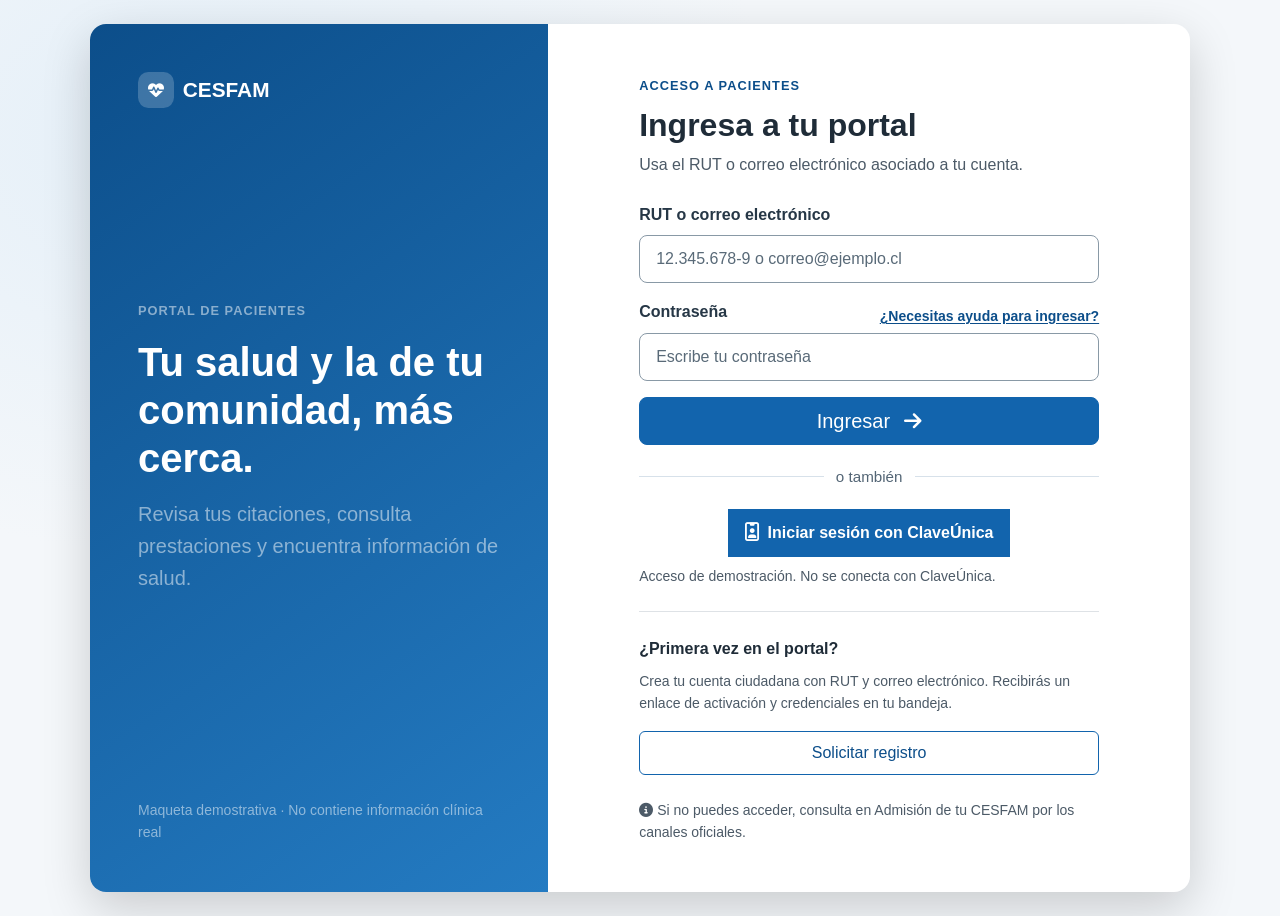
<file: index.html>
<!doctype html>
<html lang="es">
<head>
  <meta charset="utf-8">
  <meta name="viewport" content="width=device-width, initial-scale=1">
  <meta name="theme-color" content="#1264ad">
  <title>Portal de pacientes | CESFAM</title>
  <link href="https://cdn.jsdelivr.net/npm/bootstrap@5.3.3/dist/css/bootstrap.min.css" rel="stylesheet">
  <link href="https://cdnjs.cloudflare.com/ajax/libs/font-awesome/6.5.2/css/all.min.css" rel="stylesheet">
  <link href="styles.css" rel="stylesheet">
</head>
<body class="login-page">
  <a class="skip-link" href="#contenido">Saltar al contenido principal</a>
  <main id="contenido" class="container min-vh-100 d-flex align-items-center justify-content-center py-4">
    <div class="login-layout row g-0 overflow-hidden rounded-4 shadow-lg">
      <section class="login-intro col-lg-5 d-none d-lg-flex flex-column justify-content-between p-5 text-white">
        <a class="brand brand-light" href="index.html"><span class="brand-mark"><i class="fa-solid fa-heart-pulse" aria-hidden="true"></i></span> CESFAM <span class="visually-hidden">- inicio</span></a>
        <div>
          <span class="eyebrow text-white-50">PORTAL DE PACIENTES</span>
          <h1 class="display-6 fw-semibold mt-3">Tu salud y la de tu comunidad, más cerca.</h1>
          <p class="lead text-white-50 mt-3">Revisa tus citaciones, consulta prestaciones y encuentra información de salud.</p>
        </div>
        <p class="small text-white-50 mb-0">Maqueta demostrativa · No contiene información clínica real</p>
      </section>

      <section class="login-form-panel col-lg-7 p-4 p-md-5">
        <a class="brand d-lg-none mb-4" href="index.html"><span class="brand-mark"><i class="fa-solid fa-heart-pulse" aria-hidden="true"></i></span> CESFAM</a>
        <div class="mx-auto login-form-content">
          <span class="eyebrow">ACCESO A PACIENTES</span>
          <h2 class="h2 fw-semibold mt-2">Ingresa a tu portal</h2>
          <p class="text-secondary mb-4">Usa el RUT o correo electrónico asociado a tu cuenta.</p>

          <form onsubmit="event.preventDefault(); window.location.href='dashboard.html';">
            <div class="mb-3">
              <label for="identifier" class="form-label">RUT o correo electrónico</label>
              <input type="text" class="form-control form-control-lg" id="identifier" name="identifier" placeholder="12.345.678-9 o correo@ejemplo.cl" autocomplete="username" required>
            </div>
            <div class="mb-3">
              <div class="d-flex justify-content-between align-items-center">
                <label for="password" class="form-label">Contraseña</label>
                <a class="small fw-semibold" href="#recuperar">¿Necesitas ayuda para ingresar?</a>
              </div>
              <input type="password" class="form-control form-control-lg" id="password" name="password" placeholder="Escribe tu contraseña" autocomplete="current-password" required>
            </div>
            <button type="submit" class="btn btn-primary btn-lg w-100">Ingresar <i class="fa-solid fa-arrow-right ms-2" aria-hidden="true"></i></button>
          </form>

          <div class="login-divider" aria-hidden="true"><span>o también</span></div>
          <a class="claveunica-button" href="claveunica.html">
            <i class="fa-regular fa-id-badge" aria-hidden="true"></i>
            <span>Iniciar sesión con ClaveÚnica</span>
          </a>
          <p class="small text-secondary mt-2 mb-0">Acceso de demostración. No se conecta con ClaveÚnica.</p>

          <div class="border-top mt-4 pt-4">
            <p class="mb-2 fw-semibold">¿Primera vez en el portal?</p>
            <p class="small text-secondary mb-3">Crea tu cuenta ciudadana con RUT y correo electrónico. Recibirás un enlace de activación y credenciales en tu bandeja.</p>
            <button class="btn btn-outline-primary w-100" type="button" data-bs-toggle="modal" data-bs-target="#registroModal">Solicitar registro</button>
          </div>
          <p id="recuperar" class="small text-secondary mt-4 mb-0"><i class="fa-solid fa-circle-info me-1" aria-hidden="true"></i>Si no puedes acceder, consulta en Admisión de tu CESFAM por los canales oficiales.</p>
        </div>
      </section>
    </div>
  </main>

  <div class="modal fade" id="registroModal" tabindex="-1" aria-labelledby="registroTitulo" aria-hidden="true">
    <div class="modal-dialog modal-dialog-centered">
      <div class="modal-content">
        <div class="modal-header">
          <div><span class="eyebrow">NUEVA CUENTA</span><h2 class="modal-title h4 fw-semibold mt-1" id="registroTitulo">Solicitar registro</h2></div>
          <button type="button" class="btn-close" data-bs-dismiss="modal" aria-label="Cerrar"></button>
        </div>
        <form onsubmit="event.preventDefault(); document.getElementById('registrationStatus').classList.remove('d-none');">
          <div class="modal-body">
            <p id="registrationStatus" class="form-feedback d-none" role="status">Registro simulado: en producción se envía un correo con enlace de activación y credenciales para validar tu cuenta.</p>
            <p class="small text-secondary">Ingresa tu RUT y correo electrónico. No escribas información sobre diagnósticos ni tratamientos.</p>
            <div class="mb-3"><label for="registerRut" class="form-label">RUT *</label><input id="registerRut" class="form-control" name="rut" placeholder="12.345.678-9" autocomplete="off" required></div>
            <div class="mb-3"><label for="registerEmail" class="form-label">Correo electrónico *</label><input id="registerEmail" class="form-control" name="email" type="email" placeholder="tu@correo.cl" autocomplete="email" required></div>
          </div>
          <div class="modal-footer"><button type="button" class="btn btn-light" data-bs-dismiss="modal">Cancelar</button><button type="submit" class="btn btn-primary">Continuar</button></div>
        </form>
      </div>
    </div>
  </div>
  <script src="https://cdn.jsdelivr.net/npm/bootstrap@5.3.3/dist/js/bootstrap.bundle.min.js"></script>
</body>
</html>
</file>
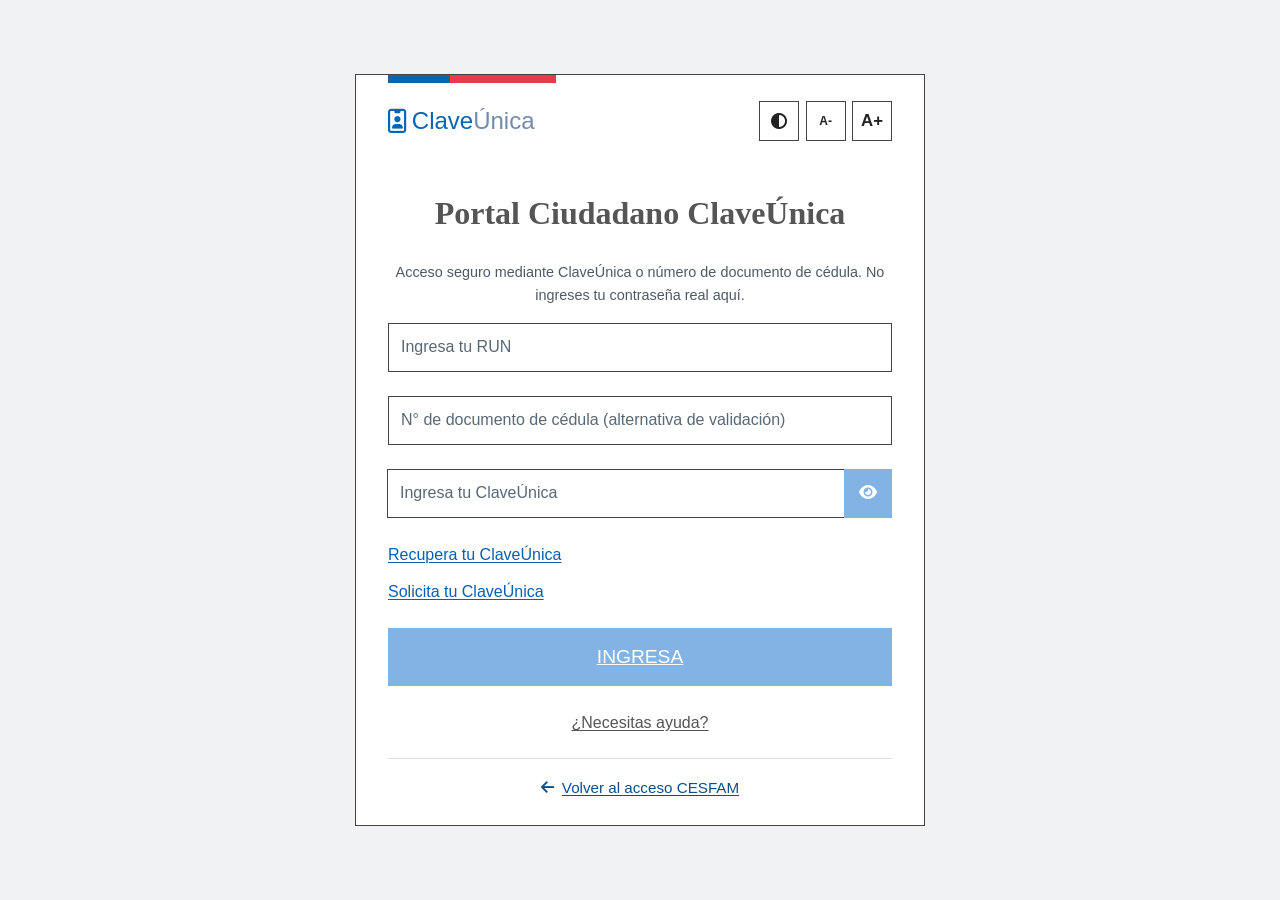
<file: claveunica.html>
<!doctype html>
<html lang="es">
<head>
  <meta charset="utf-8">
  <meta name="viewport" content="width=device-width, initial-scale=1">
  <meta name="theme-color" content="#ffffff">
  <title>ClaveÚnica | Portal de pacientes CESFAM</title>
  <link href="https://cdn.jsdelivr.net/npm/bootstrap@5.3.3/dist/css/bootstrap.min.css" rel="stylesheet">
  <link href="https://cdnjs.cloudflare.com/ajax/libs/font-awesome/6.5.2/css/all.min.css" rel="stylesheet">
  <link href="styles.css" rel="stylesheet">
</head>
<body class="clave-page">
  <a class="skip-link" href="#contenido">Saltar al formulario</a>
  <main id="contenido" class="container min-vh-100 d-flex align-items-center justify-content-center py-4">
    <section class="clave-card" aria-labelledby="claveTitle">
      <div class="chile-stripe" aria-hidden="true"><span></span><span></span></div>
      <header class="clave-header">
        <a class="clave-wordmark" href="index.html" aria-label="Volver al inicio del portal CESFAM">
          <span class="clave-symbol" aria-hidden="true"><i class="fa-regular fa-id-badge"></i></span>
          <span>Clave<span class="clave-wordmark-light">Única</span></span>
        </a>
        <div class="accessibility-tools" aria-label="Opciones de visualización">
          <button type="button" class="accessibility-button" id="contrastToggle" aria-label="Activar alto contraste" title="Activar alto contraste"><i class="fa-solid fa-circle-half-stroke" aria-hidden="true"></i></button>
          <button type="button" class="accessibility-button text-sm" id="fontDecrease" aria-label="Disminuir tamaño del texto">A-</button>
          <button type="button" class="accessibility-button text-lg" id="fontIncrease" aria-label="Aumentar tamaño del texto">A+</button>
        </div>
      </header>

      <div class="clave-content">
        <h1 id="claveTitle">Portal Ciudadano ClaveÚnica</h1>
        <p class="clave-disclaimer" id="loginHelp">Acceso seguro mediante ClaveÚnica o número de documento de cédula. No ingreses tu contraseña real aquí.</p>

        <form onsubmit="event.preventDefault(); document.getElementById('claveStatus').classList.remove('d-none');">
          <div class="mb-4">
            <label class="visually-hidden" for="run">Ingresa tu RUN</label>
            <input class="form-control clave-input" type="text" id="run" name="run" placeholder="Ingresa tu RUN" autocomplete="off" aria-describedby="loginHelp" required>
          </div>
          <div class="mb-4">
            <label class="visually-hidden" for="docNumber">Número de documento de cédula</label>
            <input class="form-control clave-input" type="text" id="docNumber" name="docNumber" placeholder="N° de documento de cédula (alternativa de validación)" autocomplete="off" aria-describedby="loginHelp">
          </div>
          <div class="input-group mb-4">
            <label class="visually-hidden" for="clavePassword">Ingresa tu ClaveÚnica</label>
            <input class="form-control clave-input" type="password" id="clavePassword" name="password" placeholder="Ingresa tu ClaveÚnica" autocomplete="new-password" aria-describedby="loginHelp" required>
            <button type="button" class="btn clave-eye" id="togglePassword" aria-label="Mostrar contraseña" aria-pressed="false"><i class="fa-solid fa-eye" aria-hidden="true"></i></button>
          </div>

          <div class="clave-help-links">
            <button type="button" class="link-button" data-help="Recupera tu ClaveÚnica: visita los canales oficiales del Gobierno de Chile.">Recupera tu ClaveÚnica</button>
            <button type="button" class="link-button" data-help="Solicita tu ClaveÚnica en los canales oficiales del Gobierno de Chile.">Solicita tu ClaveÚnica</button>
          </div>

          <div class="form-feedback d-none mt-3" id="claveStatus" role="status">
            No se validaron ni enviaron credenciales.
            <a href="dashboard.html" class="d-block mt-2">Continuar al portal</a>
          </div>
          <div class="form-feedback d-none mt-3" id="helpStatus" role="status"></div>
          <button type="submit" class="btn clave-submit w-100 mt-4">INGRESA</button>
        </form>
        <div class="text-center mt-4"><button class="link-button help-button" type="button" data-help="Para ayuda con esta maqueta, vuelve al acceso del portal CESFAM y consulta Admisión por los canales oficiales.">¿Necesitas ayuda?</button></div>
      </div>
      <footer class="clave-footer"><a href="index.html"><i class="fa-solid fa-arrow-left me-2" aria-hidden="true"></i>Volver al acceso CESFAM</a></footer>
    </section>
  </main>
  <script>
    const root = document.documentElement;
    let textScale = 1;
    document.getElementById('fontIncrease').addEventListener('click', () => {
      textScale = Math.min(1.3, textScale + 0.1);
      root.style.setProperty('--clave-text-scale', textScale);
    });
    document.getElementById('fontDecrease').addEventListener('click', () => {
      textScale = Math.max(0.9, textScale - 0.1);
      root.style.setProperty('--clave-text-scale', textScale);
    });
    document.getElementById('contrastToggle').addEventListener('click', (event) => {
      const active = document.body.classList.toggle('high-contrast');
      event.currentTarget.setAttribute('aria-pressed', String(active));
      event.currentTarget.setAttribute('aria-label', active ? 'Desactivar alto contraste' : 'Activar alto contraste');
    });
    document.getElementById('togglePassword').addEventListener('click', (event) => {
      const input = document.getElementById('clavePassword');
      const visible = input.type === 'password';
      input.type = visible ? 'text' : 'password';
      event.currentTarget.setAttribute('aria-pressed', String(visible));
      event.currentTarget.setAttribute('aria-label', visible ? 'Ocultar contraseña' : 'Mostrar contraseña');
    });
    document.querySelectorAll('[data-help]').forEach((button) => {
      button.addEventListener('click', () => {
        const status = document.getElementById('helpStatus');
        status.textContent = button.dataset.help;
        status.classList.remove('d-none');
      });
    });
  </script>
</body>
</html>
</file>
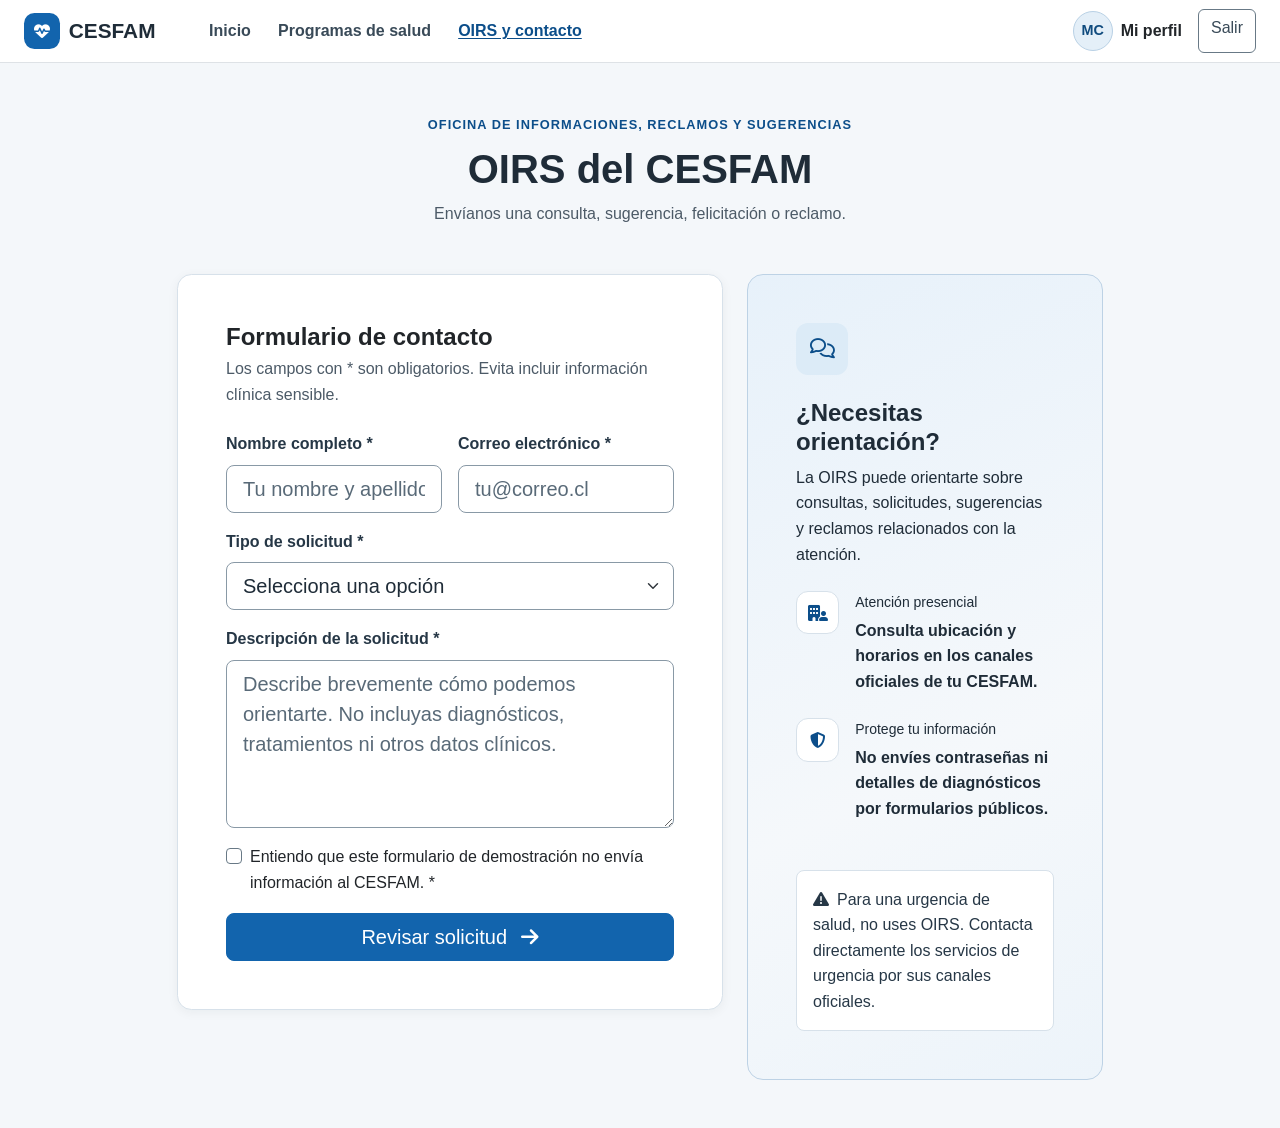
<file: contacto.html>
<!doctype html>
<html lang="es">
<head>
  <meta charset="utf-8">
  <meta name="viewport" content="width=device-width, initial-scale=1">
  <meta name="theme-color" content="#1264ad">
  <title>OIRS y contacto | Portal de pacientes CESFAM</title>
  <link href="https://cdn.jsdelivr.net/npm/bootstrap@5.3.3/dist/css/bootstrap.min.css" rel="stylesheet">
  <link href="https://cdnjs.cloudflare.com/ajax/libs/font-awesome/6.5.2/css/all.min.css" rel="stylesheet">
  <link href="styles.css" rel="stylesheet">
</head>
<body>
  <a class="skip-link" href="#contenido">Saltar al contenido principal</a>
  <nav class="navbar navbar-expand-lg bg-white border-bottom sticky-top" aria-label="Navegación principal">
    <div class="container-fluid px-lg-4">
      <a class="navbar-brand brand" href="dashboard.html"><span class="brand-mark"><i class="fa-solid fa-heart-pulse" aria-hidden="true"></i></span> CESFAM</a>
      <button class="navbar-toggler" type="button" data-bs-toggle="collapse" data-bs-target="#mainNav" aria-controls="mainNav" aria-expanded="false" aria-label="Abrir navegación"><span class="navbar-toggler-icon"></span></button>
      <div class="collapse navbar-collapse" id="mainNav">
        <ul class="navbar-nav me-auto ms-lg-4"><li class="nav-item"><a class="nav-link" href="dashboard.html">Inicio</a></li><li class="nav-item"><a class="nav-link" href="dashboard.html#programas">Programas de salud</a></li><li class="nav-item"><a class="nav-link active" aria-current="page" href="contacto.html">OIRS y contacto</a></li></ul>
        <div class="d-flex align-items-center gap-3 py-3 py-lg-0"><a href="perfil.html" class="d-flex align-items-center gap-2 text-decoration-none"><span class="avatar" aria-hidden="true">MC</span><span class="fw-semibold text-dark">Mi perfil</span></a><a href="index.html" class="btn btn-outline-secondary">Salir</a></div>
      </div>
    </div>
  </nav>

  <main id="contenido" class="container py-4 py-lg-5">
    <div class="text-center mb-5">
      <span class="eyebrow">OFICINA DE INFORMACIONES, RECLAMOS Y SUGERENCIAS</span>
      <h1 class="display-6 fw-bold mt-2 mb-2">OIRS del CESFAM</h1>
      <p class="text-secondary mb-0">Envíanos una consulta, sugerencia, felicitación o reclamo.</p>
    </div>
    <div class="row g-4 justify-content-center">
      <section class="col-lg-7 col-xl-6" aria-labelledby="formTitle">
        <div class="card dashboard-card">
          <div class="card-body p-4 p-md-5">
            <h2 class="h4 fw-bold mb-1" id="formTitle">Formulario de contacto</h2>
            <p class="text-secondary mb-4">Los campos con * son obligatorios. Evita incluir información clínica sensible.</p>
            <form onsubmit="event.preventDefault(); document.getElementById('contactStatus').classList.remove('d-none');">
              <p class="form-feedback d-none" id="contactStatus" role="status">La solicitud no se envió. Para presentar un requerimiento real, usa los canales oficiales del CESFAM.</p>
              <div class="row g-3">
                <div class="col-md-6"><label for="contactName" class="form-label">Nombre completo *</label><input class="form-control form-control-lg" id="contactName" name="name" placeholder="Tu nombre y apellidos" autocomplete="name" required></div>
                <div class="col-md-6"><label for="contactEmail" class="form-label">Correo electrónico *</label><input class="form-control form-control-lg" id="contactEmail" name="email" type="email" placeholder="tu@correo.cl" autocomplete="email" required></div>
                <div class="col-12"><label for="topic" class="form-label">Tipo de solicitud *</label><select class="form-select form-select-lg" id="topic" name="topic" required><option value="" selected disabled>Selecciona una opción</option><option>Consulta de prestaciones</option><option>Solicitud de información</option><option>Sugerencia</option><option>Felicitación</option><option>Reclamo OIRS</option><option>Orientación sobre derechos del paciente</option></select></div>
                <div class="col-12"><label for="message" class="form-label">Descripción de la solicitud *</label><textarea class="form-control form-control-lg" id="message" name="message" rows="5" placeholder="Describe brevemente cómo podemos orientarte. No incluyas diagnósticos, tratamientos ni otros datos clínicos." required></textarea></div>
                <div class="col-12"><div class="form-check"><input class="form-check-input" type="checkbox" value="1" id="privacy" required><label class="form-check-label" for="privacy">Entiendo que este formulario de demostración no envía información al CESFAM. *</label></div></div>
                <div class="col-12"><button class="btn btn-primary btn-lg w-100" type="submit">Revisar solicitud <i class="fa-solid fa-arrow-right ms-2" aria-hidden="true"></i></button></div>
              </div>
            </form>
          </div>
        </div>
      </section>
      <aside class="col-lg-5 col-xl-4">
        <div class="contact-aside rounded-4 p-4 p-md-5 h-100">
          <span class="contact-icon"><i class="fa-regular fa-comments" aria-hidden="true"></i></span>
          <h2 class="h4 fw-bold mt-4">¿Necesitas orientación?</h2>
          <p>La OIRS puede orientarte sobre consultas, solicitudes, sugerencias y reclamos relacionados con la atención.</p>
          <div class="d-flex gap-3 mt-4"><span class="contact-method-icon"><i class="fa-solid fa-building-user" aria-hidden="true"></i></span><div><p class="small mb-1">Atención presencial</p><p class="fw-bold mb-0">Consulta ubicación y horarios en los canales oficiales de tu CESFAM.</p></div></div>
          <div class="d-flex gap-3 mt-4"><span class="contact-method-icon"><i class="fa-solid fa-shield-halved" aria-hidden="true"></i></span><div><p class="small mb-1">Protege tu información</p><p class="fw-bold mb-0">No envíes contraseñas ni detalles de diagnósticos por formularios públicos.</p></div></div>
          <div class="contact-note mt-5 p-3 rounded-3"><i class="fa-solid fa-triangle-exclamation me-2" aria-hidden="true"></i><span>Para una urgencia de salud, no uses OIRS. Contacta directamente los servicios de urgencia por sus canales oficiales.</span></div>
        </div>
      </aside>
    </div>
  </main>
  <script src="https://cdn.jsdelivr.net/npm/bootstrap@5.3.3/dist/js/bootstrap.bundle.min.js"></script>
</body>
</html>
</file>
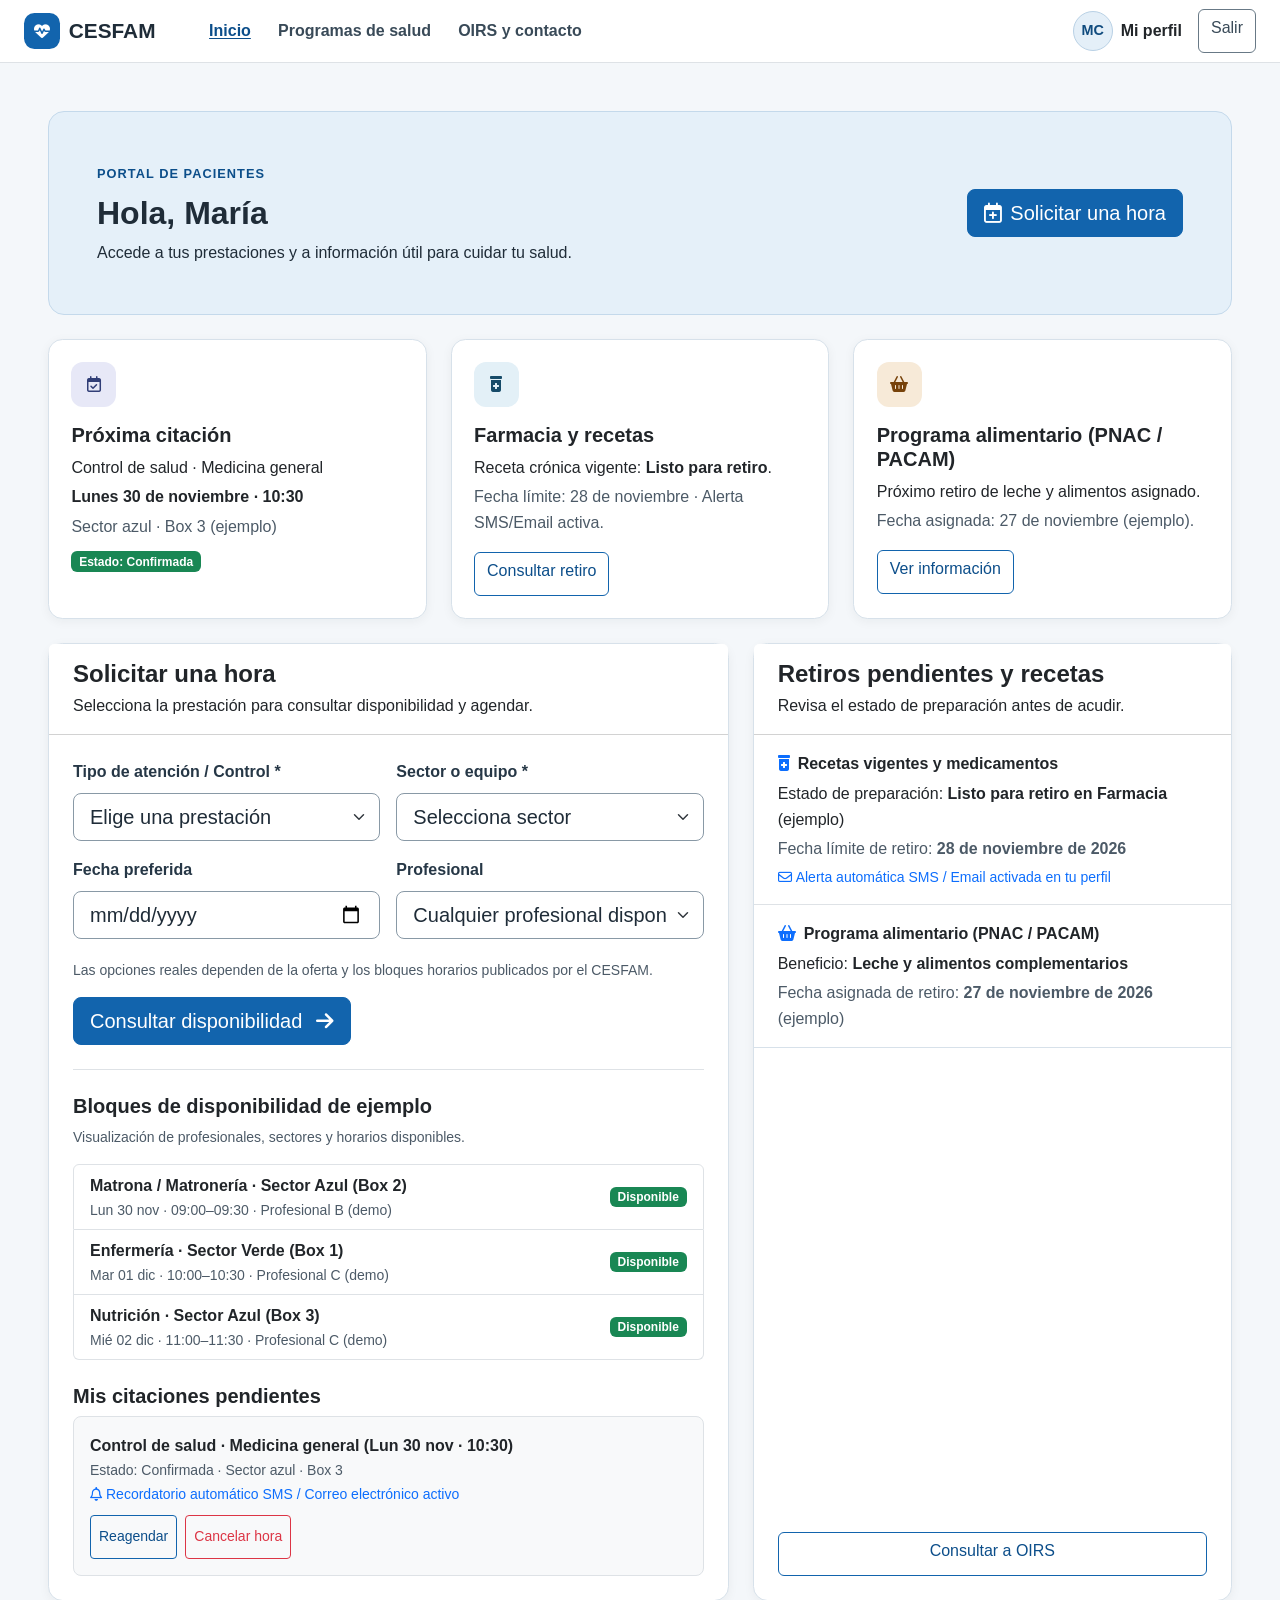
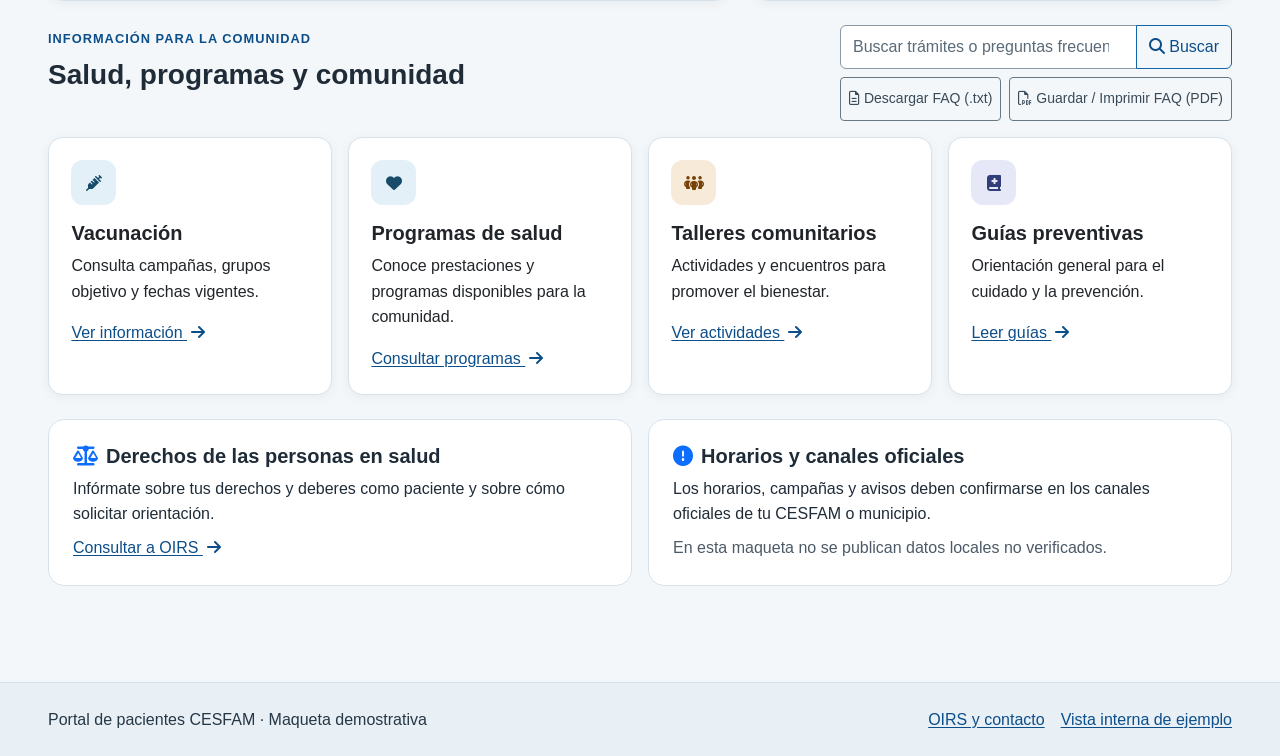
<file: dashboard.html>
<!doctype html>
<html lang="es">
<head>
  <meta charset="utf-8">
  <meta name="viewport" content="width=device-width, initial-scale=1">
  <meta name="theme-color" content="#1264ad">
  <title>Portal de pacientes | CESFAM</title>
  <link href="https://cdn.jsdelivr.net/npm/bootstrap@5.3.3/dist/css/bootstrap.min.css" rel="stylesheet">
  <link href="https://cdnjs.cloudflare.com/ajax/libs/font-awesome/6.5.2/css/all.min.css" rel="stylesheet">
  <link href="styles.css" rel="stylesheet">
</head>
<body>
  <a class="skip-link" href="#contenido">Saltar al contenido principal</a>
  <nav class="navbar navbar-expand-lg bg-white border-bottom sticky-top" aria-label="Navegación principal">
    <div class="container-fluid px-lg-4">
      <a class="navbar-brand brand" href="dashboard.html"><span class="brand-mark"><i class="fa-solid fa-heart-pulse" aria-hidden="true"></i></span> CESFAM</a>
      <button class="navbar-toggler" type="button" data-bs-toggle="collapse" data-bs-target="#mainNav" aria-controls="mainNav" aria-expanded="false" aria-label="Abrir navegación"><span class="navbar-toggler-icon"></span></button>
      <div class="collapse navbar-collapse" id="mainNav">
        <ul class="navbar-nav me-auto ms-lg-4">
          <li class="nav-item"><a class="nav-link active" aria-current="page" href="dashboard.html">Inicio</a></li>
          <li class="nav-item"><a class="nav-link" href="#programas">Programas de salud</a></li>
          <li class="nav-item"><a class="nav-link" href="contacto.html">OIRS y contacto</a></li>
        </ul>
        <div class="d-flex align-items-center gap-3 py-3 py-lg-0">
          <a href="perfil.html" class="d-flex align-items-center gap-2 text-decoration-none" aria-label="Mi perfil, María Castro">
            <span class="avatar" aria-hidden="true">MC</span><span class="fw-semibold text-dark">Mi perfil</span>
          </a>
          <a href="index.html" class="btn btn-outline-secondary">Salir</a>
        </div>
      </div>
    </div>
  </nav>

  <main id="contenido" class="container-fluid px-3 px-lg-5 py-4 py-lg-5">
    <section class="welcome-panel p-4 p-lg-5 rounded-4 mb-4" aria-labelledby="welcomeTitle">
      <div class="row align-items-center g-4">
        <div class="col-lg-8">
          <span class="eyebrow">PORTAL DE PACIENTES</span>
          <h1 class="h2 fw-bold mt-2 mb-2" id="welcomeTitle">Hola, María</h1>
          <p class="mb-0">Accede a tus prestaciones y a información útil para cuidar tu salud.</p>
        </div>
        <div class="col-lg-4 text-lg-end"><a class="btn btn-primary btn-lg" href="#reservar"><i class="fa-regular fa-calendar-plus me-2" aria-hidden="true"></i>Solicitar una hora</a></div>
      </div>
    </section>

    <section class="row g-3 g-lg-4 mb-4" aria-label="Resumen de mis prestaciones">
      <div class="col-md-6 col-xl-4">
        <article class="card metric-card h-100"><div class="card-body">
          <span class="metric-icon icon-purple"><i class="fa-regular fa-calendar-check" aria-hidden="true"></i></span>
          <h2 class="h5 fw-bold mt-3">Próxima citación</h2>
          <p class="mb-1">Control de salud · Medicina general</p>
          <p class="fw-bold mb-1">Lunes 30 de noviembre · 10:30</p>
          <p class="text-secondary mb-2">Sector azul · Box 3 (ejemplo)</p>
          <span class="badge text-bg-success">Estado: Confirmada</span>
        </div></article>
      </div>
      <div class="col-md-6 col-xl-4">
        <article class="card metric-card h-100"><div class="card-body">
          <span class="metric-icon icon-green"><i class="fa-solid fa-prescription-bottle-medical" aria-hidden="true"></i></span>
          <h2 class="h5 fw-bold mt-3">Farmacia y recetas</h2>
          <p class="mb-1">Receta crónica vigente: <strong>Listo para retiro</strong>.</p>
          <p class="text-secondary mb-3">Fecha límite: 28 de noviembre · Alerta SMS/Email activa.</p>
          <a href="#farmacia" class="btn btn-outline-primary">Consultar retiro</a>
        </div></article>
      </div>
      <div class="col-md-6 col-xl-4">
        <article class="card metric-card h-100"><div class="card-body">
          <span class="metric-icon icon-orange"><i class="fa-solid fa-basket-shopping" aria-hidden="true"></i></span>
          <h2 class="h5 fw-bold mt-3">Programa alimentario (PNAC / PACAM)</h2>
          <p class="mb-1">Próximo retiro de leche y alimentos asignado.</p>
          <p class="text-secondary mb-3">Fecha asignada: 27 de noviembre (ejemplo).</p>
          <a href="#farmacia" class="btn btn-outline-primary">Ver información</a>
        </div></article>
      </div>
    </section>

    <div class="row g-4 mb-4">
      <section class="col-xl-7" id="reservar" aria-labelledby="bookingTitle">
        <div class="card dashboard-card h-100">
          <div class="card-header bg-white px-4 py-3">
            <h2 class="h4 fw-bold mb-1" id="bookingTitle">Solicitar una hora</h2>
            <p class="mb-0">Selecciona la prestación para consultar disponibilidad y agendar.</p>
          </div>
          <div class="card-body p-4">
            <form onsubmit="event.preventDefault(); document.getElementById('bookingStatus').textContent='Solicitud registrada en modo demostración. Revisa los bloques disponibles abajo o confirma con tu CESFAM.'; document.getElementById('bookingStatus').classList.remove('d-none');">
              <p id="bookingStatus" class="form-feedback d-none" role="status">No se reservó una hora real; consulta la disponibilidad con el CESFAM.</p>
              <div class="row g-3">
                <div class="col-md-6">
                  <label class="form-label" for="appointmentType">Tipo de atención / Control *</label>
                  <select class="form-select form-select-lg" id="appointmentType" required>
                    <option value="" selected disabled>Elige una prestación</option>
                    <option value="morbilidad">Morbilidad (médica)</option>
                    <option value="matrona">Control preventivo · Matrona / Matronería</option>
                    <option value="enfermeria">Control preventivo · Enfermería</option>
                    <option value="nutricion">Control preventivo · Nutrición</option>
                    <option value="control-salud">Control de salud general</option>
                  </select>
                </div>
                <div class="col-md-6">
                  <label class="form-label" for="sector">Sector o equipo *</label>
                  <select class="form-select form-select-lg" id="sector" required>
                    <option value="" selected disabled>Selecciona sector</option>
                    <option>Sector azul (ejemplo)</option>
                    <option>Sector verde (ejemplo)</option>
                    <option>Por asignar</option>
                  </select>
                </div>
                <div class="col-md-6">
                  <label class="form-label" for="preferredDate">Fecha preferida</label>
                  <input class="form-control form-control-lg" type="date" id="preferredDate">
                </div>
                <div class="col-md-6">
                  <label class="form-label" for="professional">Profesional</label>
                  <select class="form-select form-select-lg" id="professional">
                    <option selected>Cualquier profesional disponible</option>
                    <option>Profesional A · Medicina General (demo)</option>
                    <option>Profesional B · Matronería (demo)</option>
                    <option>Profesional C · Enfermería / Nutrición (demo)</option>
                  </select>
                </div>
                <div class="col-12"><p class="form-text mb-0">Las opciones reales dependen de la oferta y los bloques horarios publicados por el CESFAM.</p></div>
                <div class="col-12"><button class="btn btn-primary btn-lg" type="submit">Consultar disponibilidad <i class="fa-solid fa-arrow-right ms-2" aria-hidden="true"></i></button></div>
              </div>
            </form>

            <div class="mt-4 pt-4 border-top">
              <h3 class="h5 fw-bold mb-2">Bloques de disponibilidad de ejemplo</h3>
              <p class="small text-secondary mb-3">Visualización de profesionales, sectores y horarios disponibles.</p>
              <div class="list-group mb-4">
                <div class="list-group-item d-flex flex-wrap justify-content-between align-items-center gap-2">
                  <div>
                    <strong>Matrona / Matronería · Sector Azul (Box 2)</strong>
                    <div class="small text-secondary">Lun 30 nov · 09:00–09:30 · Profesional B (demo)</div>
                  </div>
                  <span class="badge text-bg-success">Disponible</span>
                </div>
                <div class="list-group-item d-flex flex-wrap justify-content-between align-items-center gap-2">
                  <div>
                    <strong>Enfermería · Sector Verde (Box 1)</strong>
                    <div class="small text-secondary">Mar 01 dic · 10:00–10:30 · Profesional C (demo)</div>
                  </div>
                  <span class="badge text-bg-success">Disponible</span>
                </div>
                <div class="list-group-item d-flex flex-wrap justify-content-between align-items-center gap-2">
                  <div>
                    <strong>Nutrición · Sector Azul (Box 3)</strong>
                    <div class="small text-secondary">Mié 02 dic · 11:00–11:30 · Profesional C (demo)</div>
                  </div>
                  <span class="badge text-bg-success">Disponible</span>
                </div>
              </div>

              <h3 class="h5 fw-bold mb-2">Mis citaciones pendientes</h3>
              <div class="d-flex flex-wrap align-items-center justify-content-between gap-2 p-3 rounded-3 bg-light border">
                <div>
                  <strong class="d-block">Control de salud · Medicina general (Lun 30 nov · 10:30)</strong>
                  <span class="small text-secondary d-block">Estado: Confirmada · Sector azul · Box 3</span>
                  <span class="small text-primary"><i class="fa-regular fa-bell me-1" aria-hidden="true"></i>Recordatorio automático SMS / Correo electrónico activo</span>
                </div>
                <div class="d-flex gap-2">
                  <button type="button" class="btn btn-sm btn-outline-primary" onclick="document.getElementById('bookingStatus').textContent='Reagendamiento simulado: elige una nueva fecha y horario arriba.'; document.getElementById('bookingStatus').classList.remove('d-none');">Reagendar</button>
                  <button type="button" class="btn btn-sm btn-outline-danger" onclick="document.getElementById('bookingStatus').textContent='Cancelación simulada: el cupo ha sido liberado para otro paciente.'; document.getElementById('bookingStatus').classList.remove('d-none');">Cancelar hora</button>
                </div>
              </div>
            </div>
          </div>
        </div>
      </section>

      <section class="col-xl-5" id="farmacia" aria-labelledby="pharmacyTitle">
        <div class="card dashboard-card h-100">
          <div class="card-header bg-white px-4 py-3"><h2 class="h4 fw-bold mb-1" id="pharmacyTitle">Retiros pendientes y recetas</h2><p class="mb-0">Revisa el estado de preparación antes de acudir.</p></div>
          <div class="list-group list-group-flush">
            <div class="list-group-item px-4 py-3">
              <p class="fw-bold mb-1"><i class="fa-solid fa-prescription-bottle-medical me-2 text-primary" aria-hidden="true"></i>Recetas vigentes y medicamentos</p>
              <p class="mb-1">Estado de preparación: <strong>Listo para retiro en Farmacia</strong> (ejemplo)</p>
              <p class="text-secondary mb-1">Fecha límite de retiro: <strong>28 de noviembre de 2026</strong></p>
              <p class="small text-primary mb-0"><i class="fa-regular fa-envelope me-1" aria-hidden="true"></i>Alerta automática SMS / Email activada en tu perfil</p>
            </div>
            <div class="list-group-item px-4 py-3">
              <p class="fw-bold mb-1"><i class="fa-solid fa-basket-shopping me-2 text-primary" aria-hidden="true"></i>Programa alimentario (PNAC / PACAM)</p>
              <p class="mb-1">Beneficio: <strong>Leche y alimentos complementarios</strong></p>
              <p class="text-secondary mb-0">Fecha asignada de retiro: <strong>27 de noviembre de 2026</strong> (ejemplo)</p>
            </div>
          </div>
          <div class="p-4 mt-auto"><a href="contacto.html" class="btn btn-outline-primary w-100">Consultar a OIRS</a></div>
        </div>
      </section>
    </div>

    <section class="mb-4" id="programas" aria-labelledby="programsTitle">
      <div class="d-flex flex-column flex-md-row justify-content-between gap-3 mb-3">
        <div><span class="eyebrow">INFORMACIÓN PARA LA COMUNIDAD</span><h2 class="h3 fw-bold mt-2 mb-0" id="programsTitle">Salud, programas y comunidad</h2></div>
        <div>
          <form class="search-form" role="search" onsubmit="event.preventDefault(); document.getElementById('searchStatus').textContent='La búsqueda es una demostración; consulta la información disponible a continuación.';">
            <label for="siteSearch" class="visually-hidden">Buscar trámites y preguntas frecuentes</label>
            <div class="input-group"><input class="form-control" id="siteSearch" type="search" placeholder="Buscar trámites o preguntas frecuentes"><button class="btn btn-outline-primary" type="submit"><i class="fa-solid fa-magnifying-glass me-1" aria-hidden="true"></i>Buscar</button></div>
            <span class="visually-hidden" id="searchStatus" aria-live="polite"></span>
          </form>
          <div class="d-flex flex-wrap gap-2 mt-2">
            <button type="button" class="btn btn-sm btn-outline-secondary" onclick="downloadFaqTxt()">
              <i class="fa-regular fa-file-lines me-1" aria-hidden="true"></i>Descargar FAQ (.txt)
            </button>
            <button type="button" class="btn btn-sm btn-outline-secondary" onclick="window.print()">
              <i class="fa-regular fa-file-pdf me-1" aria-hidden="true"></i>Guardar / Imprimir FAQ (PDF)
            </button>
          </div>
        </div>
      </div>
      <div class="row g-3">
        <div class="col-sm-6 col-xl-3"><article class="card resource-card h-100"><div class="card-body"><span class="metric-icon icon-blue"><i class="fa-solid fa-syringe" aria-hidden="true"></i></span><h3 class="h5 fw-bold mt-3">Vacunación</h3><p>Consulta campañas, grupos objetivo y fechas vigentes.</p><a href="#informacion-oficial">Ver información <span class="visually-hidden">sobre vacunación</span><i class="fa-solid fa-arrow-right ms-1" aria-hidden="true"></i></a></div></article></div>
        <div class="col-sm-6 col-xl-3"><article class="card resource-card h-100"><div class="card-body"><span class="metric-icon icon-green"><i class="fa-solid fa-heart" aria-hidden="true"></i></span><h3 class="h5 fw-bold mt-3">Programas de salud</h3><p>Conoce prestaciones y programas disponibles para la comunidad.</p><a href="#informacion-oficial">Consultar programas <span class="visually-hidden">de salud</span><i class="fa-solid fa-arrow-right ms-1" aria-hidden="true"></i></a></div></article></div>
        <div class="col-sm-6 col-xl-3"><article class="card resource-card h-100"><div class="card-body"><span class="metric-icon icon-orange"><i class="fa-solid fa-people-group" aria-hidden="true"></i></span><h3 class="h5 fw-bold mt-3">Talleres comunitarios</h3><p>Actividades y encuentros para promover el bienestar.</p><a href="#informacion-oficial">Ver actividades <span class="visually-hidden">comunitarias</span><i class="fa-solid fa-arrow-right ms-1" aria-hidden="true"></i></a></div></article></div>
        <div class="col-sm-6 col-xl-3"><article class="card resource-card h-100"><div class="card-body"><span class="metric-icon icon-purple"><i class="fa-solid fa-book-medical" aria-hidden="true"></i></span><h3 class="h5 fw-bold mt-3">Guías preventivas</h3><p>Orientación general para el cuidado y la prevención.</p><a href="#informacion-oficial">Leer guías <span class="visually-hidden">de salud preventiva</span><i class="fa-solid fa-arrow-right ms-1" aria-hidden="true"></i></a></div></article></div>
      </div>
    </section>

    <section class="row g-3" id="informacion-oficial" aria-label="Información y derechos">
      <div class="col-lg-6"><div class="notice-card h-100 p-4 rounded-4"><h2 class="h5 fw-bold"><i class="fa-solid fa-scale-balanced me-2 text-primary" aria-hidden="true"></i>Derechos de las personas en salud</h2><p class="mb-2">Infórmate sobre tus derechos y deberes como paciente y sobre cómo solicitar orientación.</p><a href="contacto.html">Consultar a OIRS <i class="fa-solid fa-arrow-right ms-1" aria-hidden="true"></i></a></div></div>
      <div class="col-lg-6"><div class="notice-card h-100 p-4 rounded-4"><h2 class="h5 fw-bold"><i class="fa-solid fa-circle-exclamation me-2 text-primary" aria-hidden="true"></i>Horarios y canales oficiales</h2><p class="mb-2">Los horarios, campañas y avisos deben confirmarse en los canales oficiales de tu CESFAM o municipio.</p><span class="text-secondary">En esta maqueta no se publican datos locales no verificados.</span></div></div>
    </section>
  </main>
  <footer class="site-footer mt-5 py-4">
    <div class="container-fluid px-3 px-lg-5 d-flex flex-column flex-md-row justify-content-between gap-2">
      <span>Portal de pacientes CESFAM · Maqueta demostrativa</span>
      <div class="d-flex flex-wrap gap-3">
        <a href="contacto.html">OIRS y contacto</a>
        <a href="personal-dashboard.html">Vista interna de ejemplo</a>
      </div>
    </div>
  </footer>
  <script src="https://cdn.jsdelivr.net/npm/bootstrap@5.3.3/dist/js/bootstrap.bundle.min.js"></script>
  <script>
    function downloadFaqTxt() {
      const content = [
        "PREGUNTAS FRECUENTES - PORTAL DE PACIENTES CESFAM (DEMO)",
        "",
        "1. Solicitud de horas: Puedes solicitar morbilidad o controles preventivos (matroneria, enfermeria, nutricion).",
        "2. Cancelacion o reagendamiento: Permite liberar tu cupo para otro paciente.",
        "3. Farmacia y PNAC/PACAM: Consulta el estado de tus recetas vigentes, fecha limite y retiro de alimentos.",
        "4. OIRS: Utiliza el formulario de contacto para sugerencias, felicitaciones o reclamos."
      ].join("\n");
      const blob = new Blob([content], { type: "text/plain;charset=utf-8" });
      const url = URL.createObjectURL(blob);
      const a = document.createElement("a");
      a.href = url;
      a.download = "preguntas-frecuentes-cesfam.txt";
      a.click();
      URL.revokeObjectURL(url);
    }
  </script>
</body>
</html>
</file>
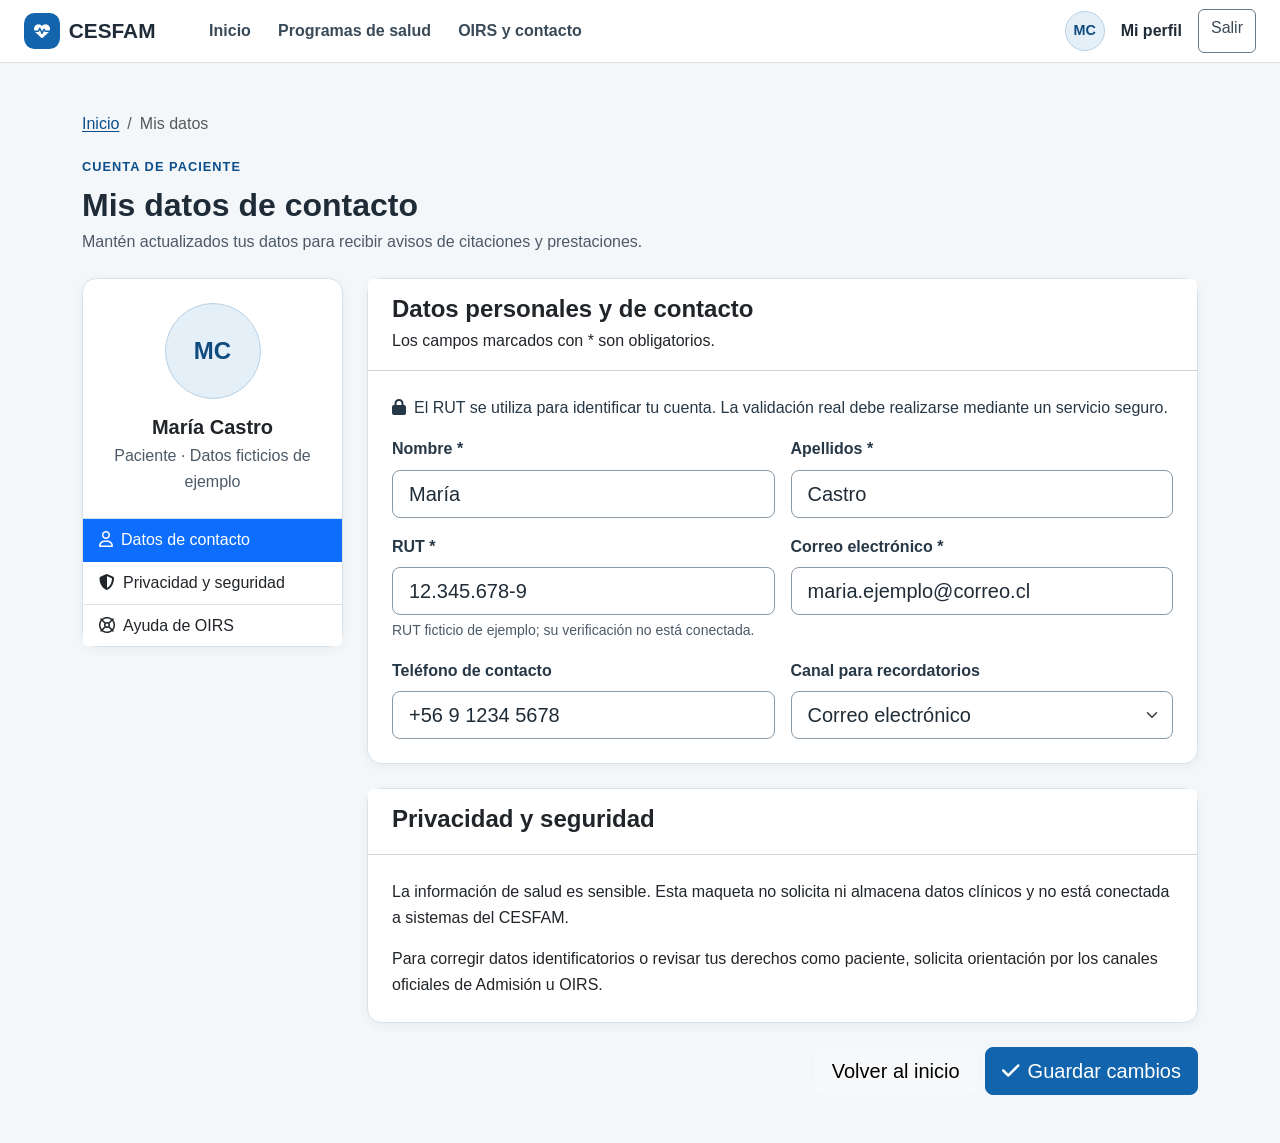
<file: perfil.html>
<!doctype html>
<html lang="es">
<head>
  <meta charset="utf-8">
  <meta name="viewport" content="width=device-width, initial-scale=1">
  <meta name="theme-color" content="#1264ad">
  <title>Mis datos | Portal de pacientes CESFAM</title>
  <link href="https://cdn.jsdelivr.net/npm/bootstrap@5.3.3/dist/css/bootstrap.min.css" rel="stylesheet">
  <link href="https://cdnjs.cloudflare.com/ajax/libs/font-awesome/6.5.2/css/all.min.css" rel="stylesheet">
  <link href="styles.css" rel="stylesheet">
</head>
<body>
  <a class="skip-link" href="#contenido">Saltar al contenido principal</a>
  <nav class="navbar navbar-expand-lg bg-white border-bottom sticky-top" aria-label="Navegación principal">
    <div class="container-fluid px-lg-4">
      <a class="navbar-brand brand" href="dashboard.html"><span class="brand-mark"><i class="fa-solid fa-heart-pulse" aria-hidden="true"></i></span> CESFAM</a>
      <button class="navbar-toggler" type="button" data-bs-toggle="collapse" data-bs-target="#mainNav" aria-controls="mainNav" aria-expanded="false" aria-label="Abrir navegación"><span class="navbar-toggler-icon"></span></button>
      <div class="collapse navbar-collapse" id="mainNav">
        <ul class="navbar-nav me-auto ms-lg-4"><li class="nav-item"><a class="nav-link" href="dashboard.html">Inicio</a></li><li class="nav-item"><a class="nav-link" href="dashboard.html#programas">Programas de salud</a></li><li class="nav-item"><a class="nav-link" href="contacto.html">OIRS y contacto</a></li></ul>
        <div class="d-flex align-items-center gap-3 py-3 py-lg-0"><span class="avatar" aria-hidden="true">MC</span><span class="fw-semibold">Mi perfil</span><a href="index.html" class="btn btn-outline-secondary">Salir</a></div>
      </div>
    </div>
  </nav>

  <main id="contenido" class="container py-4 py-lg-5">
    <nav aria-label="Ruta de navegación"><ol class="breadcrumb"><li class="breadcrumb-item"><a href="dashboard.html">Inicio</a></li><li class="breadcrumb-item active" aria-current="page">Mis datos</li></ol></nav>
    <div class="mb-4"><span class="eyebrow">CUENTA DE PACIENTE</span><h1 class="h2 fw-bold mt-2 mb-1">Mis datos de contacto</h1><p class="text-secondary mb-0">Mantén actualizados tus datos para recibir avisos de citaciones y prestaciones.</p></div>
    <div class="row g-4">
      <aside class="col-lg-4 col-xl-3">
        <div class="card dashboard-card">
          <div class="card-body text-center p-4">
            <div class="profile-avatar mx-auto mb-3" aria-hidden="true">MC</div>
            <h2 class="h5 fw-bold mb-1">María Castro</h2>
            <p class="text-secondary mb-0">Paciente · Datos ficticios de ejemplo</p>
          </div>
          <div class="list-group list-group-flush">
            <a href="#datos-personales" class="list-group-item list-group-item-action active"><i class="fa-regular fa-user me-2" aria-hidden="true"></i>Datos de contacto</a>
            <a href="#privacidad" class="list-group-item list-group-item-action"><i class="fa-solid fa-shield-halved me-2" aria-hidden="true"></i>Privacidad y seguridad</a>
            <a href="contacto.html" class="list-group-item list-group-item-action"><i class="fa-regular fa-life-ring me-2" aria-hidden="true"></i>Ayuda de OIRS</a>
          </div>
        </div>
      </aside>
      <section class="col-lg-8 col-xl-9">
        <form onsubmit="event.preventDefault(); document.getElementById('profileStatus').classList.remove('d-none');">
          <p class="form-feedback d-none" id="profileStatus" role="status">Los cambios no se han enviado ni guardado.</p>
          <div class="card dashboard-card mb-4" id="datos-personales">
            <div class="card-header bg-white px-4 py-3"><h2 class="h4 fw-bold mb-1">Datos personales y de contacto</h2><p class="mb-0">Los campos marcados con * son obligatorios.</p></div>
            <div class="card-body p-4">
              <div class="privacy-note" role="note"><i class="fa-solid fa-lock me-2" aria-hidden="true"></i>El RUT se utiliza para identificar tu cuenta. La validación real debe realizarse mediante un servicio seguro.</div>
              <div class="row g-3">
                <div class="col-md-6"><label class="form-label" for="firstName">Nombre *</label><input class="form-control form-control-lg" id="firstName" name="firstName" value="María" autocomplete="given-name" required></div>
                <div class="col-md-6"><label class="form-label" for="lastName">Apellidos *</label><input class="form-control form-control-lg" id="lastName" name="lastName" value="Castro" autocomplete="family-name" required></div>
                <div class="col-md-6"><label class="form-label" for="rut">RUT *</label><input class="form-control form-control-lg" id="rut" name="rut" value="12.345.678-9" autocomplete="off" aria-describedby="rutHelp" required><div class="form-text" id="rutHelp">RUT ficticio de ejemplo; su verificación no está conectada.</div></div>
                <div class="col-md-6"><label class="form-label" for="email">Correo electrónico *</label><input class="form-control form-control-lg" id="email" name="email" type="email" value="maria.ejemplo@correo.cl" autocomplete="email" required></div>
                <div class="col-md-6"><label class="form-label" for="phone">Teléfono de contacto</label><input class="form-control form-control-lg" id="phone" name="phone" type="tel" value="+56 9 1234 5678" autocomplete="tel"></div>
                <div class="col-md-6"><label class="form-label" for="preferredContact">Canal para recordatorios</label><select class="form-select form-select-lg" id="preferredContact" name="preferredContact"><option value="email" selected>Correo electrónico</option><option value="sms">Mensaje SMS (si está disponible)</option></select></div>
              </div>
            </div>
          </div>
          <div class="card dashboard-card mb-4" id="privacidad">
            <div class="card-header bg-white px-4 py-3"><h2 class="h4 fw-bold mb-1">Privacidad y seguridad</h2></div>
            <div class="card-body p-4">
              <p>La información de salud es sensible. Esta maqueta no solicita ni almacena datos clínicos y no está conectada a sistemas del CESFAM.</p>
              <p class="mb-0">Para corregir datos identificatorios o revisar tus derechos como paciente, solicita orientación por los canales oficiales de Admisión u OIRS.</p>
            </div>
          </div>
          <div class="d-flex flex-column flex-sm-row justify-content-end gap-2"><a class="btn btn-light btn-lg" href="dashboard.html">Volver al inicio</a><button type="submit" class="btn btn-primary btn-lg"><i class="fa-solid fa-check me-2" aria-hidden="true"></i>Guardar cambios</button></div>
        </form>
      </section>
    </div>
  </main>
  <script src="https://cdn.jsdelivr.net/npm/bootstrap@5.3.3/dist/js/bootstrap.bundle.min.js"></script>
</body>
</html>
</file>
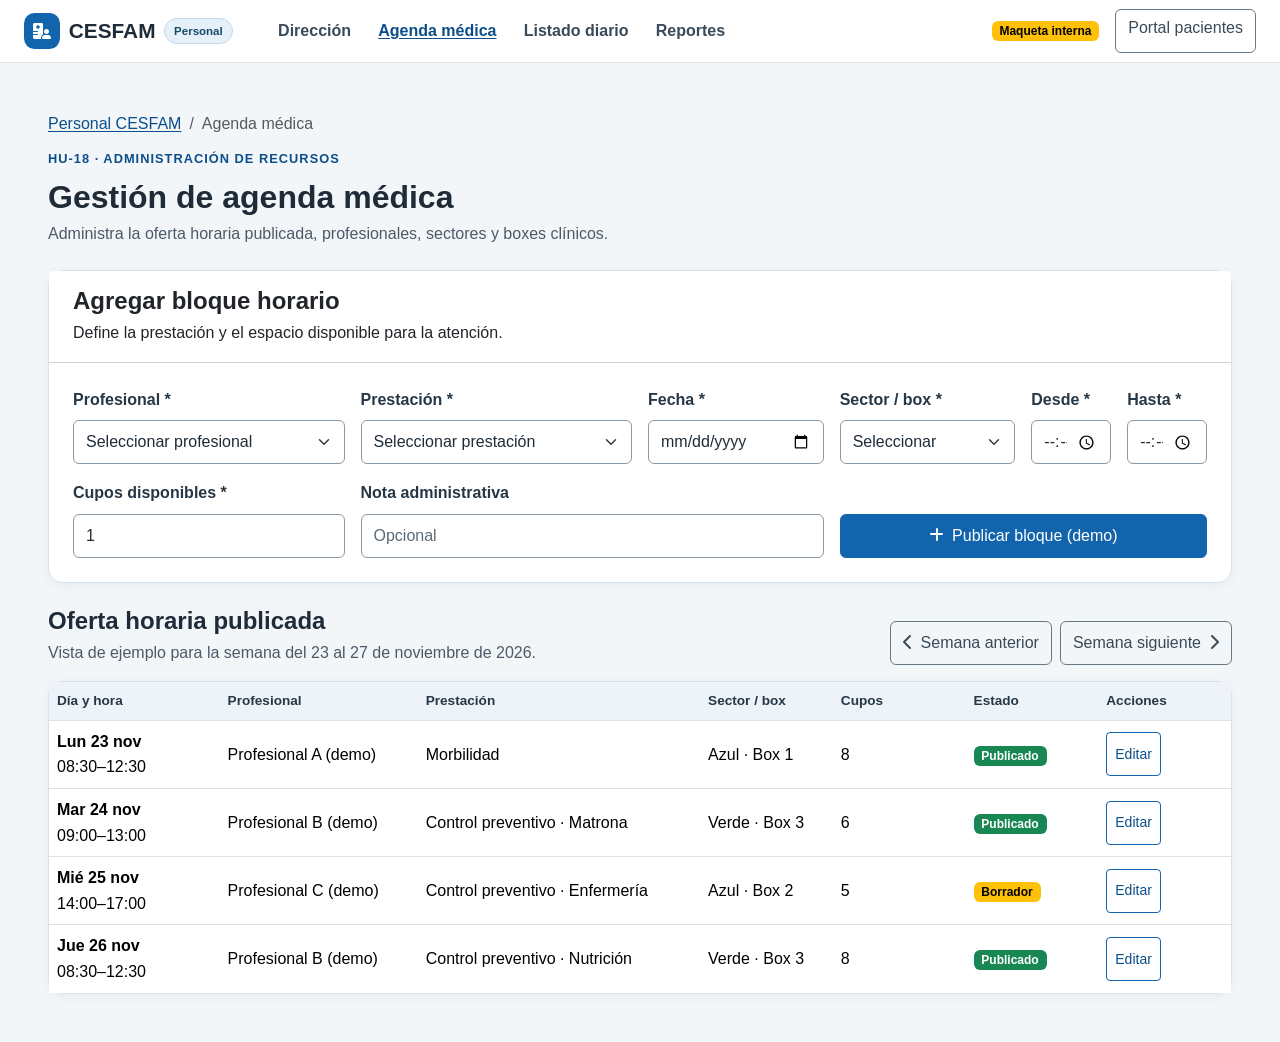
<file: personal-agenda.html>
<!doctype html>
<html lang="es">
<head>
  <meta charset="utf-8">
  <meta name="viewport" content="width=device-width, initial-scale=1">
  <meta name="theme-color" content="#1264ad">
  <title>Gestión de agenda | Personal CESFAM</title>
  <link href="https://cdn.jsdelivr.net/npm/bootstrap@5.3.3/dist/css/bootstrap.min.css" rel="stylesheet">
  <link href="https://cdnjs.cloudflare.com/ajax/libs/font-awesome/6.5.2/css/all.min.css" rel="stylesheet">
  <link href="styles.css" rel="stylesheet">
</head>
<body class="staff-page">
  <a class="skip-link" href="#contenido">Saltar al contenido principal</a>
  <nav class="navbar navbar-expand-lg bg-white border-bottom sticky-top" aria-label="Navegación interna del CESFAM">
    <div class="container-fluid px-lg-4">
      <a class="navbar-brand brand" href="personal-dashboard.html"><span class="brand-mark"><i class="fa-solid fa-hospital-user" aria-hidden="true"></i></span> CESFAM <span class="staff-label">Personal</span></a>
      <button class="navbar-toggler" type="button" data-bs-toggle="collapse" data-bs-target="#staffNav" aria-controls="staffNav" aria-expanded="false" aria-label="Abrir navegación"><span class="navbar-toggler-icon"></span></button>
      <div class="collapse navbar-collapse" id="staffNav"><ul class="navbar-nav me-auto ms-lg-3"><li class="nav-item"><a class="nav-link" href="personal-dashboard.html">Dirección</a></li><li class="nav-item"><a class="nav-link active" aria-current="page" href="personal-agenda.html">Agenda médica</a></li><li class="nav-item"><a class="nav-link" href="personal-listado.html">Listado diario</a></li><li class="nav-item"><a class="nav-link" href="personal-reportes.html">Reportes</a></li></ul><div class="d-flex align-items-center gap-3 py-3 py-lg-0"><span class="badge text-bg-warning">Maqueta interna</span><a class="btn btn-outline-secondary" href="dashboard.html">Portal pacientes</a></div></div>
    </div>
  </nav>

  <main id="contenido" class="container-fluid px-3 px-lg-5 py-4 py-lg-5">
    <div class="mb-4">
      <nav aria-label="Ruta de navegación"><ol class="breadcrumb mb-2"><li class="breadcrumb-item"><a href="personal-dashboard.html">Personal CESFAM</a></li><li class="breadcrumb-item active" aria-current="page">Agenda médica</li></ol></nav>
      <span class="eyebrow">HU-18 · ADMINISTRACIÓN DE RECURSOS</span>
      <h1 class="h2 fw-bold mt-2 mb-1">Gestión de agenda médica</h1>
      <p class="text-secondary mb-0">Administra la oferta horaria publicada, profesionales, sectores y boxes clínicos.</p>
    </div>
    <section class="card dashboard-card mb-4" aria-labelledby="createSlotTitle">
      <div class="card-header bg-white px-4 py-3"><h2 class="h4 fw-bold mb-1" id="createSlotTitle">Agregar bloque horario</h2><p class="mb-0">Define la prestación y el espacio disponible para la atención.</p></div>
      <div class="card-body p-4">
        <form onsubmit="event.preventDefault(); document.getElementById('agendaStatus').classList.remove('d-none');">
          <p class="form-feedback d-none" id="agendaStatus" role="status">No se guardaron cambios en una agenda real.</p>
          <div class="row g-3">
            <div class="col-md-6 col-xl-3"><label for="professional" class="form-label">Profesional *</label><select class="form-select" id="professional" required><option value="" selected disabled>Seleccionar profesional</option><option>Profesional A (demo)</option><option>Profesional B (demo)</option><option>Profesional C (demo)</option></select></div>
            <div class="col-md-6 col-xl-3"><label for="service" class="form-label">Prestación *</label><select class="form-select" id="service" required><option value="" selected disabled>Seleccionar prestación</option><option>Morbilidad</option><option>Control preventivo · Matrona / Matronería</option><option>Control preventivo · Enfermería</option><option>Control preventivo · Nutrición</option><option>Control de salud</option></select></div>
            <div class="col-md-6 col-xl-2"><label for="date" class="form-label">Fecha *</label><input class="form-control" type="date" id="date" required></div>
            <div class="col-md-6 col-xl-2"><label for="sectorBox" class="form-label">Sector / box *</label><select class="form-select" id="sectorBox" required><option value="" selected disabled>Seleccionar</option><option>Azul · Box 1</option><option>Azul · Box 2</option><option>Verde · Box 3</option></select></div>
            <div class="col-md-6 col-xl-1"><label for="startTime" class="form-label">Desde *</label><input class="form-control" type="time" id="startTime" required></div>
            <div class="col-md-6 col-xl-1"><label for="endTime" class="form-label">Hasta *</label><input class="form-control" type="time" id="endTime" required></div>
            <div class="col-md-6 col-xl-3"><label for="capacity" class="form-label">Cupos disponibles *</label><input class="form-control" type="number" id="capacity" min="1" value="1" required></div>
            <div class="col-md-6 col-xl-5"><label for="blockNote" class="form-label">Nota administrativa</label><input class="form-control" id="blockNote" placeholder="Opcional"></div>
            <div class="col-md-6 col-xl-4 d-flex align-items-end"><button class="btn btn-primary w-100" type="submit"><i class="fa-solid fa-plus me-2" aria-hidden="true"></i>Publicar bloque (demo)</button></div>
          </div>
        </form>
      </div>
    </section>

    <section aria-labelledby="scheduleTitle">
      <div class="d-flex flex-column flex-md-row justify-content-between align-items-md-end gap-3 mb-3">
        <div><h2 class="h4 fw-bold mb-1" id="scheduleTitle">Oferta horaria publicada</h2><p class="text-secondary mb-0">Vista de ejemplo para la semana del 23 al 27 de noviembre de 2026.</p></div>
        <div class="d-flex gap-2"><button class="btn btn-outline-secondary" type="button"><i class="fa-solid fa-chevron-left me-2" aria-hidden="true"></i>Semana anterior</button><button class="btn btn-outline-secondary" type="button">Semana siguiente<i class="fa-solid fa-chevron-right ms-2" aria-hidden="true"></i></button></div>
      </div>
      <div class="card dashboard-card">
        <div class="table-responsive">
          <table class="table align-middle mb-0 staff-table">
            <caption class="visually-hidden">Bloques horarios ficticios de profesionales y boxes para la semana de ejemplo</caption>
            <thead><tr><th scope="col">Día y hora</th><th scope="col">Profesional</th><th scope="col">Prestación</th><th scope="col">Sector / box</th><th scope="col">Cupos</th><th scope="col">Estado</th><th scope="col">Acciones</th></tr></thead>
            <tbody>
              <tr><td><strong>Lun 23 nov</strong><br>08:30–12:30</td><td>Profesional A (demo)</td><td>Morbilidad</td><td>Azul · Box 1</td><td>8</td><td><span class="badge text-bg-success">Publicado</span></td><td><button class="btn btn-sm btn-outline-primary" type="button" aria-label="Editar bloque de ejemplo lunes 23">Editar</button></td></tr>
              <tr><td><strong>Mar 24 nov</strong><br>09:00–13:00</td><td>Profesional B (demo)</td><td>Control preventivo · Matrona</td><td>Verde · Box 3</td><td>6</td><td><span class="badge text-bg-success">Publicado</span></td><td><button class="btn btn-sm btn-outline-primary" type="button" aria-label="Editar bloque de ejemplo martes 24">Editar</button></td></tr>
              <tr><td><strong>Mié 25 nov</strong><br>14:00–17:00</td><td>Profesional C (demo)</td><td>Control preventivo · Enfermería</td><td>Azul · Box 2</td><td>5</td><td><span class="badge text-bg-warning">Borrador</span></td><td><button class="btn btn-sm btn-outline-primary" type="button" aria-label="Editar bloque de ejemplo miércoles 25">Editar</button></td></tr>
              <tr><td><strong>Jue 26 nov</strong><br>08:30–12:30</td><td>Profesional B (demo)</td><td>Control preventivo · Nutrición</td><td>Verde · Box 3</td><td>8</td><td><span class="badge text-bg-success">Publicado</span></td><td><button class="btn btn-sm btn-outline-primary" type="button" aria-label="Editar bloque de ejemplo jueves 26">Editar</button></td></tr>
            </tbody>
          </table>
        </div>
      </div>
    </section>
  </main>
  <script src="https://cdn.jsdelivr.net/npm/bootstrap@5.3.3/dist/js/bootstrap.bundle.min.js"></script>
</body>
</html>
</file>
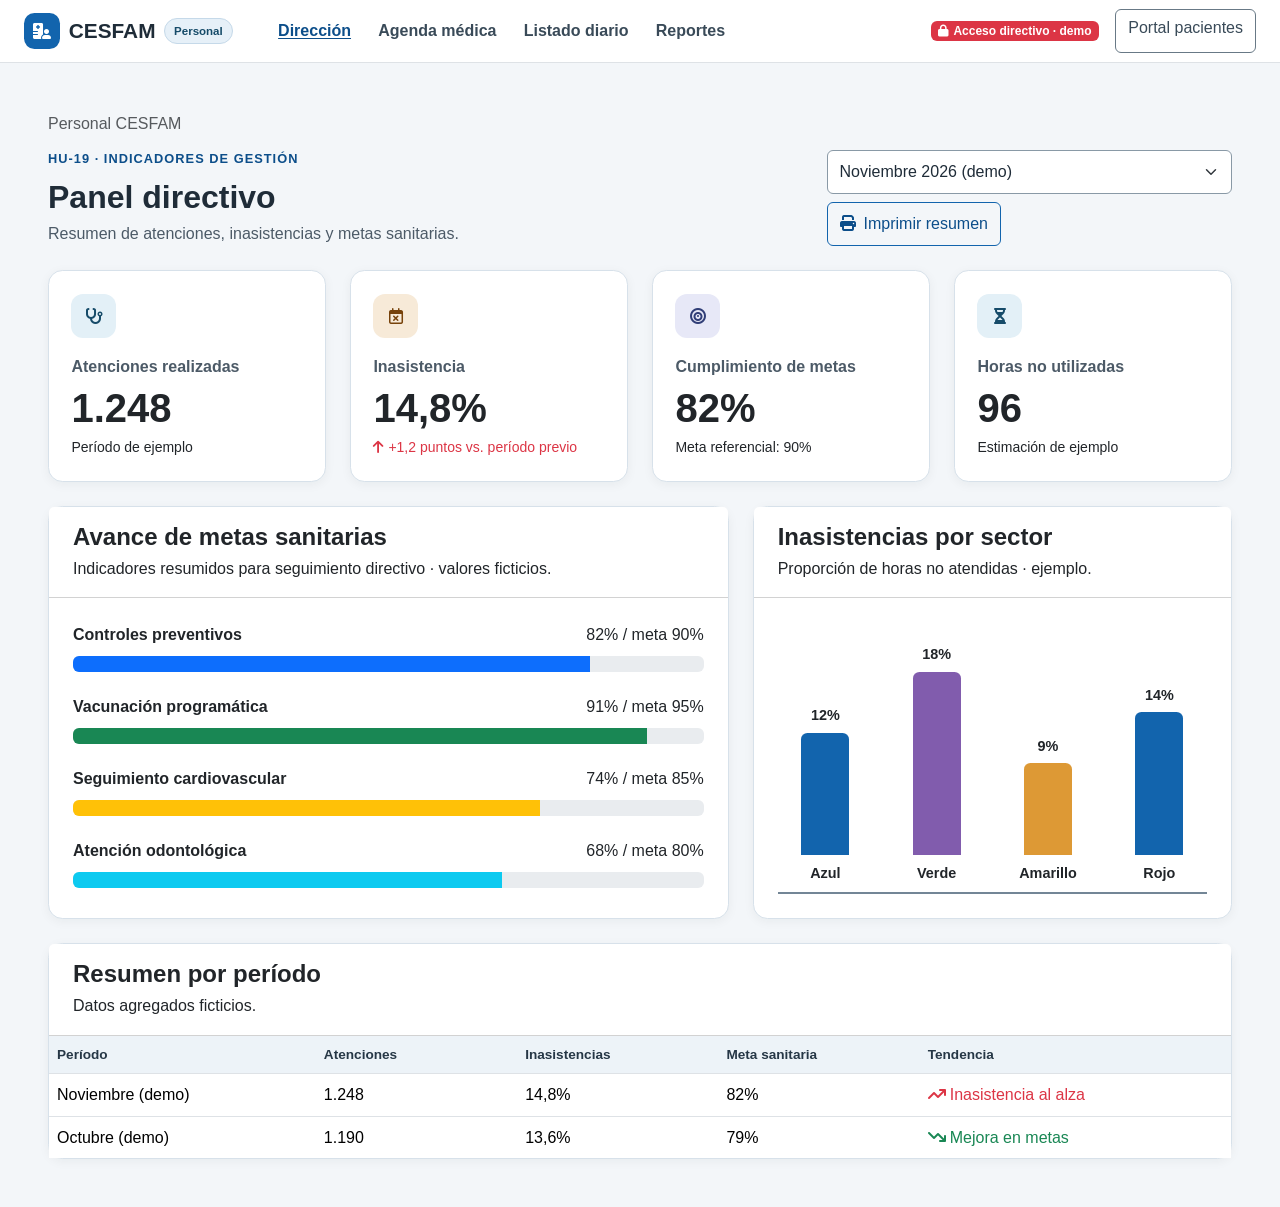
<file: personal-dashboard.html>
<!doctype html>
<html lang="es">
<head>
  <meta charset="utf-8">
  <meta name="viewport" content="width=device-width, initial-scale=1">
  <meta name="theme-color" content="#1264ad">
  <title>Panel directivo | Personal CESFAM</title>
  <link href="https://cdn.jsdelivr.net/npm/bootstrap@5.3.3/dist/css/bootstrap.min.css" rel="stylesheet">
  <link href="https://cdnjs.cloudflare.com/ajax/libs/font-awesome/6.5.2/css/all.min.css" rel="stylesheet">
  <link href="styles.css" rel="stylesheet">
</head>
<body class="staff-page">
  <a class="skip-link" href="#contenido">Saltar al contenido principal</a>
  <nav class="navbar navbar-expand-lg bg-white border-bottom sticky-top" aria-label="Navegación interna del CESFAM">
    <div class="container-fluid px-lg-4">
      <a class="navbar-brand brand" href="personal-dashboard.html"><span class="brand-mark"><i class="fa-solid fa-hospital-user" aria-hidden="true"></i></span> CESFAM <span class="staff-label">Personal</span></a>
      <button class="navbar-toggler" type="button" data-bs-toggle="collapse" data-bs-target="#staffNav" aria-controls="staffNav" aria-expanded="false" aria-label="Abrir navegación"><span class="navbar-toggler-icon"></span></button>
      <div class="collapse navbar-collapse" id="staffNav"><ul class="navbar-nav me-auto ms-lg-3"><li class="nav-item"><a class="nav-link active" aria-current="page" href="personal-dashboard.html">Dirección</a></li><li class="nav-item"><a class="nav-link" href="personal-agenda.html">Agenda médica</a></li><li class="nav-item"><a class="nav-link" href="personal-listado.html">Listado diario</a></li><li class="nav-item"><a class="nav-link" href="personal-reportes.html">Reportes</a></li></ul><div class="d-flex align-items-center gap-3 py-3 py-lg-0"><span class="badge text-bg-danger"><i class="fa-solid fa-lock me-1" aria-hidden="true"></i>Acceso directivo · demo</span><a class="btn btn-outline-secondary" href="dashboard.html">Portal pacientes</a></div></div>
    </div>
  </nav>

  <main id="contenido" class="container-fluid px-3 px-lg-5 py-4 py-lg-5">
    <div class="d-flex flex-column flex-xl-row justify-content-between align-items-xl-end gap-3 mb-4">
      <div><nav aria-label="Ruta de navegación"><ol class="breadcrumb mb-2"><li class="breadcrumb-item active" aria-current="page">Personal CESFAM</li></ol></nav><span class="eyebrow">HU-19 · INDICADORES DE GESTIÓN</span><h1 class="h2 fw-bold mt-2 mb-1">Panel directivo</h1><p class="text-secondary mb-0">Resumen de atenciones, inasistencias y metas sanitarias.</p></div>
      <div class="d-flex flex-wrap gap-2 screen-only"><label class="visually-hidden" for="period">Período del reporte</label><select class="form-select" id="period"><option>Noviembre 2026 (demo)</option><option>Octubre 2026 (demo)</option><option>Último trimestre (demo)</option></select><button class="btn btn-outline-primary" type="button" onclick="window.print()"><i class="fa-solid fa-print me-2" aria-hidden="true"></i>Imprimir resumen</button></div>
    </div>
    <section class="row g-3 g-lg-4 mb-4" aria-label="Indicadores del período">
      <div class="col-sm-6 col-xl-3"><article class="card metric-card h-100"><div class="card-body"><span class="metric-icon icon-blue"><i class="fa-solid fa-stethoscope" aria-hidden="true"></i></span><p class="text-secondary fw-semibold mt-3 mb-1">Atenciones realizadas</p><p class="display-6 fw-bold mb-1">1.248</p><p class="small mb-0">Período de ejemplo</p></div></article></div>
      <div class="col-sm-6 col-xl-3"><article class="card metric-card h-100"><div class="card-body"><span class="metric-icon icon-orange"><i class="fa-regular fa-calendar-xmark" aria-hidden="true"></i></span><p class="text-secondary fw-semibold mt-3 mb-1">Inasistencia</p><p class="display-6 fw-bold mb-1">14,8%</p><p class="small text-danger mb-0"><i class="fa-solid fa-arrow-up me-1" aria-hidden="true"></i>+1,2 puntos vs. período previo</p></div></article></div>
      <div class="col-sm-6 col-xl-3"><article class="card metric-card h-100"><div class="card-body"><span class="metric-icon icon-purple"><i class="fa-solid fa-bullseye" aria-hidden="true"></i></span><p class="text-secondary fw-semibold mt-3 mb-1">Cumplimiento de metas</p><p class="display-6 fw-bold mb-1">82%</p><p class="small mb-0">Meta referencial: 90%</p></div></article></div>
      <div class="col-sm-6 col-xl-3"><article class="card metric-card h-100"><div class="card-body"><span class="metric-icon icon-green"><i class="fa-solid fa-hourglass-half" aria-hidden="true"></i></span><p class="text-secondary fw-semibold mt-3 mb-1">Horas no utilizadas</p><p class="display-6 fw-bold mb-1">96</p><p class="small mb-0">Estimación de ejemplo</p></div></article></div>
    </section>

    <div class="row g-4 mb-4">
      <section class="col-xl-7" aria-labelledby="targetsTitle">
        <div class="card dashboard-card h-100">
          <div class="card-header bg-white px-4 py-3"><h2 class="h4 fw-bold mb-1" id="targetsTitle">Avance de metas sanitarias</h2><p class="mb-0">Indicadores resumidos para seguimiento directivo · valores ficticios.</p></div>
          <div class="card-body p-4">
            <div class="target-row"><div class="d-flex justify-content-between gap-2"><strong>Controles preventivos</strong><span>82% / meta 90%</span></div><div class="progress mt-2" role="progressbar" aria-label="Controles preventivos, 82 por ciento" aria-valuenow="82" aria-valuemin="0" aria-valuemax="100"><div class="progress-bar" style="width:82%"></div></div></div>
            <div class="target-row"><div class="d-flex justify-content-between gap-2"><strong>Vacunación programática</strong><span>91% / meta 95%</span></div><div class="progress mt-2" role="progressbar" aria-label="Vacunación programática, 91 por ciento" aria-valuenow="91" aria-valuemin="0" aria-valuemax="100"><div class="progress-bar bg-success" style="width:91%"></div></div></div>
            <div class="target-row"><div class="d-flex justify-content-between gap-2"><strong>Seguimiento cardiovascular</strong><span>74% / meta 85%</span></div><div class="progress mt-2" role="progressbar" aria-label="Seguimiento cardiovascular, 74 por ciento" aria-valuenow="74" aria-valuemin="0" aria-valuemax="100"><div class="progress-bar bg-warning" style="width:74%"></div></div></div>
            <div class="target-row"><div class="d-flex justify-content-between gap-2"><strong>Atención odontológica</strong><span>68% / meta 80%</span></div><div class="progress mt-2" role="progressbar" aria-label="Atención odontológica, 68 por ciento" aria-valuenow="68" aria-valuemin="0" aria-valuemax="100"><div class="progress-bar bg-info" style="width:68%"></div></div></div>
          </div>
        </div>
      </section>
      <section class="col-xl-5" aria-labelledby="absenceTitle">
        <div class="card dashboard-card h-100">
          <div class="card-header bg-white px-4 py-3"><h2 class="h4 fw-bold mb-1" id="absenceTitle">Inasistencias por sector</h2><p class="mb-0">Proporción de horas no atendidas · ejemplo.</p></div>
          <div class="card-body p-4">
            <div class="absence-chart" role="img" aria-label="Gráfico ilustrativo de inasistencias: sector azul 12 por ciento, sector verde 18 por ciento, sector amarillo 9 por ciento">
              <div class="chart-column"><span class="chart-value">12%</span><div class="chart-bar" style="height:48%"></div><span>Azul</span></div>
              <div class="chart-column"><span class="chart-value">18%</span><div class="chart-bar chart-bar-alt" style="height:72%"></div><span>Verde</span></div>
              <div class="chart-column"><span class="chart-value">9%</span><div class="chart-bar chart-bar-third" style="height:36%"></div><span>Amarillo</span></div>
              <div class="chart-column"><span class="chart-value">14%</span><div class="chart-bar" style="height:56%"></div><span>Rojo</span></div>
            </div>
          </div>
        </div>
      </section>
    </div>

    <section class="card dashboard-card" aria-labelledby="monthlyTitle">
      <div class="card-header bg-white px-4 py-3"><h2 class="h4 fw-bold mb-1" id="monthlyTitle">Resumen por período</h2><p class="mb-0">Datos agregados ficticios.</p></div>
      <div class="table-responsive"><table class="table align-middle mb-0 staff-table"><caption class="visually-hidden">Resumen mensual de atenciones, inasistencias y cumplimiento para datos de demostración</caption><thead><tr><th scope="col">Período</th><th scope="col">Atenciones</th><th scope="col">Inasistencias</th><th scope="col">Meta sanitaria</th><th scope="col">Tendencia</th></tr></thead><tbody><tr><td>Noviembre (demo)</td><td>1.248</td><td>14,8%</td><td>82%</td><td><span class="text-danger"><i class="fa-solid fa-arrow-trend-up me-1" aria-hidden="true"></i>Inasistencia al alza</span></td></tr><tr><td>Octubre (demo)</td><td>1.190</td><td>13,6%</td><td>79%</td><td><span class="text-success"><i class="fa-solid fa-arrow-trend-down me-1" aria-hidden="true"></i>Mejora en metas</span></td></tr></tbody></table></div>
    </section>
  </main>
  <script src="https://cdn.jsdelivr.net/npm/bootstrap@5.3.3/dist/js/bootstrap.bundle.min.js"></script>
</body>
</html>
</file>
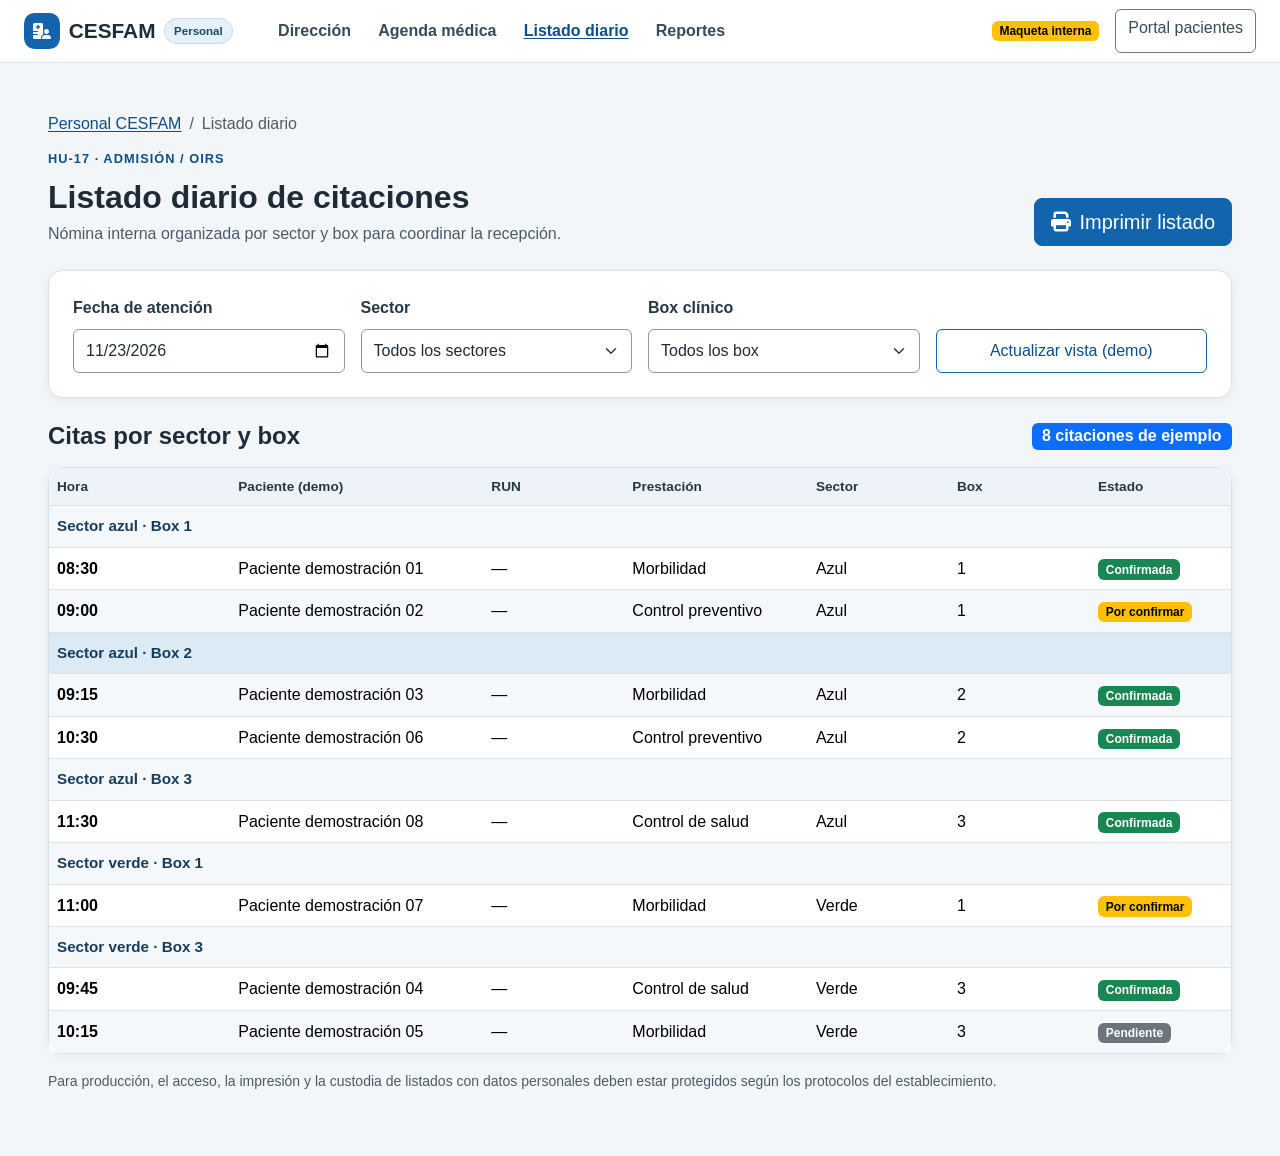
<file: personal-listado.html>
<!doctype html>
<html lang="es">
<head>
  <meta charset="utf-8">
  <meta name="viewport" content="width=device-width, initial-scale=1">
  <meta name="theme-color" content="#1264ad">
  <title>Listado diario | Personal CESFAM</title>
  <link href="https://cdn.jsdelivr.net/npm/bootstrap@5.3.3/dist/css/bootstrap.min.css" rel="stylesheet">
  <link href="https://cdnjs.cloudflare.com/ajax/libs/font-awesome/6.5.2/css/all.min.css" rel="stylesheet">
  <link href="styles.css" rel="stylesheet">
</head>
<body class="staff-page">
  <a class="skip-link" href="#contenido">Saltar al contenido principal</a>
  <nav class="navbar navbar-expand-lg bg-white border-bottom sticky-top" aria-label="Navegación interna del CESFAM">
    <div class="container-fluid px-lg-4">
      <a class="navbar-brand brand" href="personal-dashboard.html"><span class="brand-mark"><i class="fa-solid fa-hospital-user" aria-hidden="true"></i></span> CESFAM <span class="staff-label">Personal</span></a>
      <button class="navbar-toggler" type="button" data-bs-toggle="collapse" data-bs-target="#staffNav" aria-controls="staffNav" aria-expanded="false" aria-label="Abrir navegación"><span class="navbar-toggler-icon"></span></button>
      <div class="collapse navbar-collapse" id="staffNav">
        <ul class="navbar-nav me-auto ms-lg-3">
          <li class="nav-item"><a class="nav-link" href="personal-dashboard.html">Dirección</a></li>
          <li class="nav-item"><a class="nav-link" href="personal-agenda.html">Agenda médica</a></li>
          <li class="nav-item"><a class="nav-link active" aria-current="page" href="personal-listado.html">Listado diario</a></li>
          <li class="nav-item"><a class="nav-link" href="personal-reportes.html">Reportes</a></li>
        </ul>
        <div class="d-flex align-items-center gap-3 py-3 py-lg-0"><span class="badge text-bg-warning">Maqueta interna</span><a class="btn btn-outline-secondary" href="dashboard.html">Portal pacientes</a></div>
      </div>
    </div>
  </nav>

  <main id="contenido" class="container-fluid px-3 px-lg-5 py-4 py-lg-5">
    <div class="d-flex flex-column flex-lg-row justify-content-between align-items-lg-end gap-3 mb-4 screen-only">
      <div>
        <nav aria-label="Ruta de navegación"><ol class="breadcrumb mb-2"><li class="breadcrumb-item"><a href="personal-dashboard.html">Personal CESFAM</a></li><li class="breadcrumb-item active" aria-current="page">Listado diario</li></ol></nav>
        <span class="eyebrow">HU-17 · ADMISIÓN / OIRS</span>
        <h1 class="h2 fw-bold mt-2 mb-1">Listado diario de citaciones</h1>
        <p class="text-secondary mb-0">Nómina interna organizada por sector y box para coordinar la recepción.</p>
      </div>
      <button class="btn btn-primary btn-lg" type="button" onclick="window.print()"><i class="fa-solid fa-print me-2" aria-hidden="true"></i>Imprimir listado</button>
    </div>

    <section class="card dashboard-card mb-4 screen-only" aria-label="Filtros de agenda">
      <div class="card-body p-3 p-lg-4">
        <form class="row g-3 align-items-end">
          <div class="col-sm-6 col-lg-3"><label class="form-label" for="listDate">Fecha de atención</label><input id="listDate" class="form-control" type="date" value="2026-11-23"></div>
          <div class="col-sm-6 col-lg-3"><label class="form-label" for="listSector">Sector</label><select id="listSector" class="form-select"><option>Todos los sectores</option><option>Sector azul</option><option>Sector verde</option></select></div>
          <div class="col-sm-6 col-lg-3"><label class="form-label" for="listBox">Box clínico</label><select id="listBox" class="form-select"><option>Todos los box</option><option>Box 1</option><option>Box 2</option><option>Box 3</option></select></div>
          <div class="col-sm-6 col-lg-3"><button class="btn btn-outline-primary w-100" type="button">Actualizar vista (demo)</button></div>
        </form>
      </div>
    </section>

    <header class="print-header">
      <div class="print-brand"><i class="fa-solid fa-hospital-user me-2" aria-hidden="true"></i>CESFAM · Admisión / OIRS</div>
      <h1 class="h3 fw-bold mt-3">Listado diario de citaciones</h1>
      <p class="mb-1">Fecha de atención: 23 de noviembre de 2026 · Ejemplo</p>
      <p class="small">Nómina ficticia para maqueta. No utilizar para atención real.</p>
    </header>

    <div class="d-flex flex-wrap justify-content-between align-items-center gap-2 mb-3">
      <h2 class="h4 fw-bold mb-0">Citas por sector y box</h2>
      <span class="badge text-bg-primary fs-6">8 citaciones de ejemplo</span>
    </div>
    <div class="card dashboard-card">
      <div class="table-responsive">
        <table class="table table-striped align-middle mb-0 staff-table">
          <caption class="visually-hidden">Nómina ficticia de citaciones agrupadas por hora, sector y box clínico</caption>
          <thead><tr><th scope="col">Hora</th><th scope="col">Paciente (demo)</th><th scope="col">RUN</th><th scope="col">Prestación</th><th scope="col">Sector</th><th scope="col">Box</th><th scope="col">Estado</th></tr></thead>
          <tbody>
            <tr class="table-group-row"><th scope="row" colspan="7">Sector azul · Box 1</th></tr>
            <tr><td class="fw-bold">08:30</td><td>Paciente demostración 01</td><td>—</td><td>Morbilidad</td><td>Azul</td><td>1</td><td><span class="badge text-bg-success">Confirmada</span></td></tr>
            <tr><td class="fw-bold">09:00</td><td>Paciente demostración 02</td><td>—</td><td>Control preventivo</td><td>Azul</td><td>1</td><td><span class="badge text-bg-warning">Por confirmar</span></td></tr>
            <tr class="table-group-row"><th scope="row" colspan="7">Sector azul · Box 2</th></tr>
            <tr><td class="fw-bold">09:15</td><td>Paciente demostración 03</td><td>—</td><td>Morbilidad</td><td>Azul</td><td>2</td><td><span class="badge text-bg-success">Confirmada</span></td></tr>
            <tr><td class="fw-bold">10:30</td><td>Paciente demostración 06</td><td>—</td><td>Control preventivo</td><td>Azul</td><td>2</td><td><span class="badge text-bg-success">Confirmada</span></td></tr>
            <tr class="table-group-row"><th scope="row" colspan="7">Sector azul · Box 3</th></tr>
            <tr><td class="fw-bold">11:30</td><td>Paciente demostración 08</td><td>—</td><td>Control de salud</td><td>Azul</td><td>3</td><td><span class="badge text-bg-success">Confirmada</span></td></tr>
            <tr class="table-group-row"><th scope="row" colspan="7">Sector verde · Box 1</th></tr>
            <tr><td class="fw-bold">11:00</td><td>Paciente demostración 07</td><td>—</td><td>Morbilidad</td><td>Verde</td><td>1</td><td><span class="badge text-bg-warning">Por confirmar</span></td></tr>
            <tr class="table-group-row"><th scope="row" colspan="7">Sector verde · Box 3</th></tr>
            <tr><td class="fw-bold">09:45</td><td>Paciente demostración 04</td><td>—</td><td>Control de salud</td><td>Verde</td><td>3</td><td><span class="badge text-bg-success">Confirmada</span></td></tr>
            <tr><td class="fw-bold">10:15</td><td>Paciente demostración 05</td><td>—</td><td>Morbilidad</td><td>Verde</td><td>3</td><td><span class="badge text-bg-secondary">Pendiente</span></td></tr>
          </tbody>
        </table>
      </div>
    </div>
    <p class="small text-secondary mt-3">Para producción, el acceso, la impresión y la custodia de listados con datos personales deben estar protegidos según los protocolos del establecimiento.</p>
  </main>
  <script src="https://cdn.jsdelivr.net/npm/bootstrap@5.3.3/dist/js/bootstrap.bundle.min.js"></script>
</body>
</html>
</file>
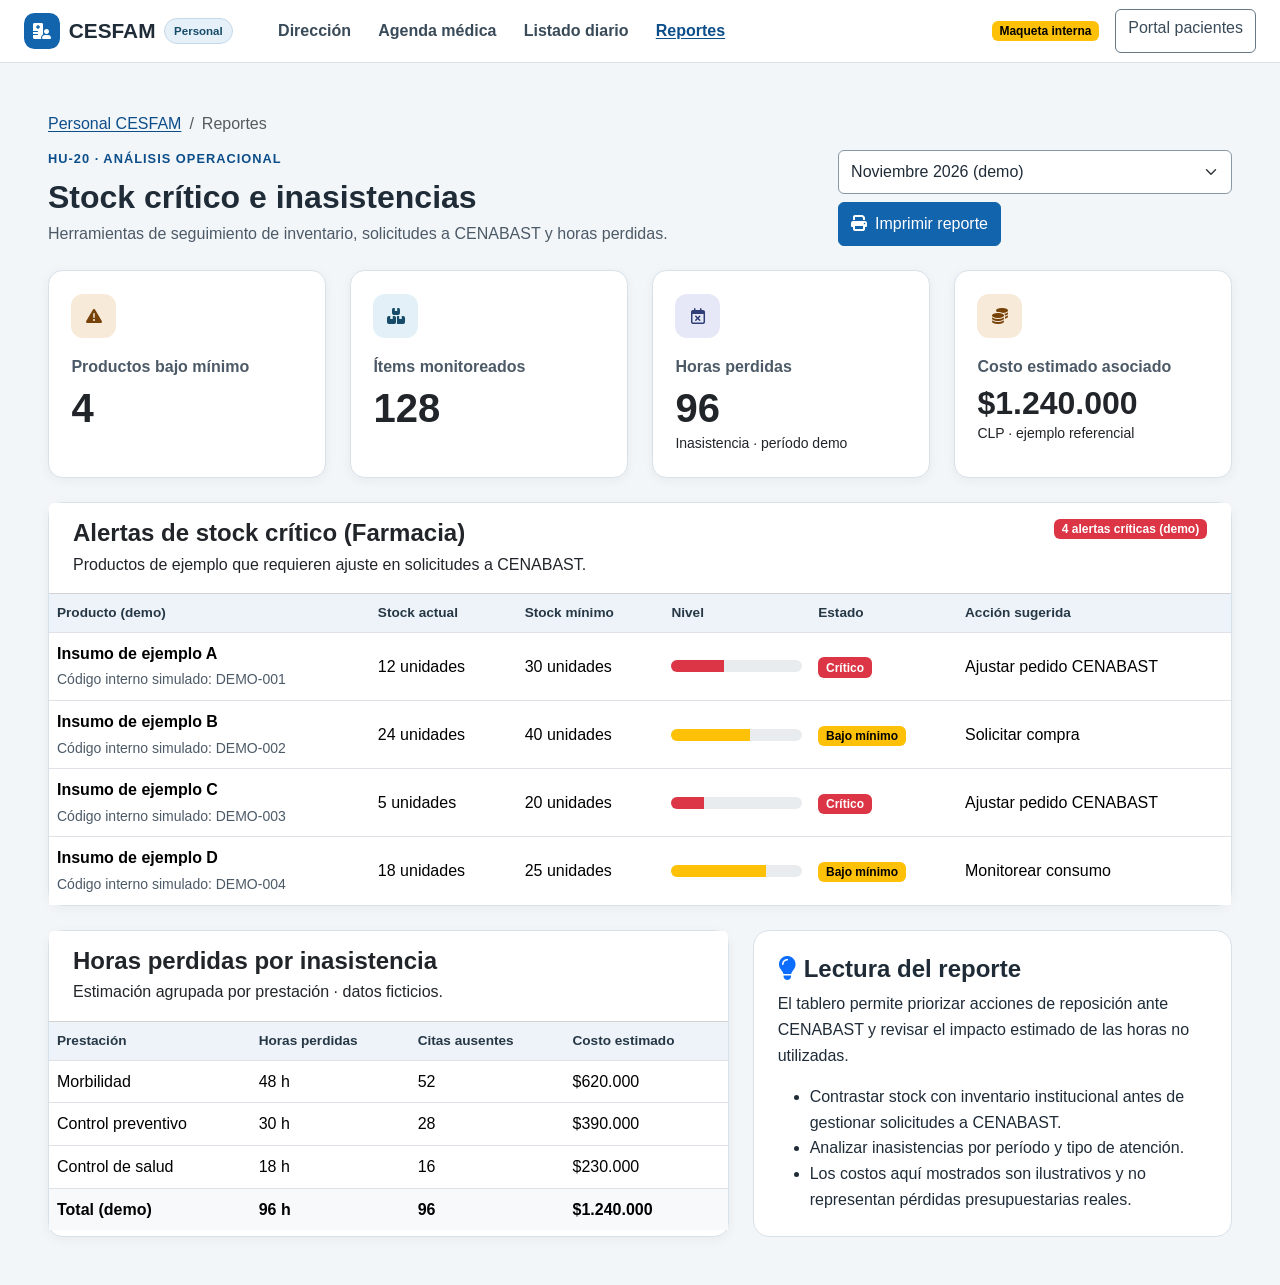
<file: personal-reportes.html>
<!doctype html>
<html lang="es">
<head>
  <meta charset="utf-8">
  <meta name="viewport" content="width=device-width, initial-scale=1">
  <meta name="theme-color" content="#1264ad">
  <title>Reportes de gestión | Personal CESFAM</title>
  <link href="https://cdn.jsdelivr.net/npm/bootstrap@5.3.3/dist/css/bootstrap.min.css" rel="stylesheet">
  <link href="https://cdnjs.cloudflare.com/ajax/libs/font-awesome/6.5.2/css/all.min.css" rel="stylesheet">
  <link href="styles.css" rel="stylesheet">
</head>
<body class="staff-page">
  <a class="skip-link" href="#contenido">Saltar al contenido principal</a>
  <nav class="navbar navbar-expand-lg bg-white border-bottom sticky-top" aria-label="Navegación interna del CESFAM">
    <div class="container-fluid px-lg-4">
      <a class="navbar-brand brand" href="personal-dashboard.html"><span class="brand-mark"><i class="fa-solid fa-hospital-user" aria-hidden="true"></i></span> CESFAM <span class="staff-label">Personal</span></a>
      <button class="navbar-toggler" type="button" data-bs-toggle="collapse" data-bs-target="#staffNav" aria-controls="staffNav" aria-expanded="false" aria-label="Abrir navegación"><span class="navbar-toggler-icon"></span></button>
      <div class="collapse navbar-collapse" id="staffNav"><ul class="navbar-nav me-auto ms-lg-3"><li class="nav-item"><a class="nav-link" href="personal-dashboard.html">Dirección</a></li><li class="nav-item"><a class="nav-link" href="personal-agenda.html">Agenda médica</a></li><li class="nav-item"><a class="nav-link" href="personal-listado.html">Listado diario</a></li><li class="nav-item"><a class="nav-link active" aria-current="page" href="personal-reportes.html">Reportes</a></li></ul><div class="d-flex align-items-center gap-3 py-3 py-lg-0"><span class="badge text-bg-warning">Maqueta interna</span><a class="btn btn-outline-secondary" href="dashboard.html">Portal pacientes</a></div></div>
    </div>
  </nav>

  <main id="contenido" class="container-fluid px-3 px-lg-5 py-4 py-lg-5">
    <div class="d-flex flex-column flex-lg-row justify-content-between align-items-lg-end gap-3 mb-4">
      <div><nav aria-label="Ruta de navegación"><ol class="breadcrumb mb-2"><li class="breadcrumb-item"><a href="personal-dashboard.html">Personal CESFAM</a></li><li class="breadcrumb-item active" aria-current="page">Reportes</li></ol></nav><span class="eyebrow">HU-20 · ANÁLISIS OPERACIONAL</span><h1 class="h2 fw-bold mt-2 mb-1">Stock crítico e inasistencias</h1><p class="text-secondary mb-0">Herramientas de seguimiento de inventario, solicitudes a CENABAST y horas perdidas.</p></div>
      <div class="d-flex flex-wrap gap-2 screen-only"><label class="visually-hidden" for="reportPeriod">Período</label><select id="reportPeriod" class="form-select"><option>Noviembre 2026 (demo)</option><option>Octubre 2026 (demo)</option></select><button class="btn btn-primary" type="button" onclick="window.print()"><i class="fa-solid fa-print me-2" aria-hidden="true"></i>Imprimir reporte</button></div>
    </div>
    <section class="row g-3 g-lg-4 mb-4" aria-label="Resumen de reportes">
      <div class="col-sm-6 col-xl-3"><article class="card metric-card h-100"><div class="card-body"><span class="metric-icon icon-orange"><i class="fa-solid fa-triangle-exclamation" aria-hidden="true"></i></span><p class="text-secondary fw-semibold mt-3 mb-1">Productos bajo mínimo</p><p class="display-6 fw-bold mb-0">4</p></div></article></div>
      <div class="col-sm-6 col-xl-3"><article class="card metric-card h-100"><div class="card-body"><span class="metric-icon icon-blue"><i class="fa-solid fa-boxes-stacked" aria-hidden="true"></i></span><p class="text-secondary fw-semibold mt-3 mb-1">Ítems monitoreados</p><p class="display-6 fw-bold mb-0">128</p></div></article></div>
      <div class="col-sm-6 col-xl-3"><article class="card metric-card h-100"><div class="card-body"><span class="metric-icon icon-purple"><i class="fa-regular fa-calendar-xmark" aria-hidden="true"></i></span><p class="text-secondary fw-semibold mt-3 mb-1">Horas perdidas</p><p class="display-6 fw-bold mb-0">96</p><p class="small mb-0">Inasistencia · período demo</p></div></article></div>
      <div class="col-sm-6 col-xl-3"><article class="card metric-card h-100"><div class="card-body"><span class="metric-icon icon-orange"><i class="fa-solid fa-coins" aria-hidden="true"></i></span><p class="text-secondary fw-semibold mt-3 mb-1">Costo estimado asociado</p><p class="h2 fw-bold mb-0">$1.240.000</p><p class="small mb-0">CLP · ejemplo referencial</p></div></article></div>
    </section>

    <section class="card dashboard-card mb-4" aria-labelledby="stockTitle">
      <div class="card-header bg-white px-4 py-3 d-flex flex-column flex-md-row justify-content-between gap-2"><div><h2 class="h4 fw-bold mb-1" id="stockTitle">Alertas de stock crítico (Farmacia)</h2><p class="mb-0">Productos de ejemplo que requieren ajuste en solicitudes a CENABAST.</p></div><span class="badge text-bg-danger align-self-start">4 alertas críticas (demo)</span></div>
      <div class="table-responsive"><table class="table align-middle mb-0 staff-table"><caption class="visually-hidden">Productos de farmacia ficticios con stock, mínimo y estado de reposición</caption><thead><tr><th scope="col">Producto (demo)</th><th scope="col">Stock actual</th><th scope="col">Stock mínimo</th><th scope="col">Nivel</th><th scope="col">Estado</th><th scope="col">Acción sugerida</th></tr></thead><tbody>
        <tr><td><strong>Insumo de ejemplo A</strong><br><span class="text-secondary small">Código interno simulado: DEMO-001</span></td><td>12 unidades</td><td>30 unidades</td><td><div class="progress stock-progress" role="progressbar" aria-label="Stock crítico, 40 por ciento del mínimo" aria-valuenow="40" aria-valuemin="0" aria-valuemax="100"><div class="progress-bar bg-danger" style="width:40%"></div></div></td><td><span class="badge text-bg-danger">Crítico</span></td><td>Ajustar pedido CENABAST</td></tr>
        <tr><td><strong>Insumo de ejemplo B</strong><br><span class="text-secondary small">Código interno simulado: DEMO-002</span></td><td>24 unidades</td><td>40 unidades</td><td><div class="progress stock-progress" role="progressbar" aria-label="Bajo mínimo, 60 por ciento del mínimo" aria-valuenow="60" aria-valuemin="0" aria-valuemax="100"><div class="progress-bar bg-warning" style="width:60%"></div></div></td><td><span class="badge text-bg-warning">Bajo mínimo</span></td><td>Solicitar compra</td></tr>
        <tr><td><strong>Insumo de ejemplo C</strong><br><span class="text-secondary small">Código interno simulado: DEMO-003</span></td><td>5 unidades</td><td>20 unidades</td><td><div class="progress stock-progress" role="progressbar" aria-label="Stock crítico, 25 por ciento del mínimo" aria-valuenow="25" aria-valuemin="0" aria-valuemax="100"><div class="progress-bar bg-danger" style="width:25%"></div></div></td><td><span class="badge text-bg-danger">Crítico</span></td><td>Ajustar pedido CENABAST</td></tr>
        <tr><td><strong>Insumo de ejemplo D</strong><br><span class="text-secondary small">Código interno simulado: DEMO-004</span></td><td>18 unidades</td><td>25 unidades</td><td><div class="progress stock-progress" role="progressbar" aria-label="Bajo mínimo, 72 por ciento del mínimo" aria-valuenow="72" aria-valuemin="0" aria-valuemax="100"><div class="progress-bar bg-warning" style="width:72%"></div></div></td><td><span class="badge text-bg-warning">Bajo mínimo</span></td><td>Monitorear consumo</td></tr>
      </tbody></table></div>
    </section>

    <div class="row g-4">
      <section class="col-xl-7" aria-labelledby="absenceReportTitle">
        <div class="card dashboard-card h-100">
          <div class="card-header bg-white px-4 py-3"><h2 class="h4 fw-bold mb-1" id="absenceReportTitle">Horas perdidas por inasistencia</h2><p class="mb-0">Estimación agrupada por prestación · datos ficticios.</p></div>
          <div class="table-responsive"><table class="table align-middle mb-0 staff-table"><caption class="visually-hidden">Horas perdidas y costo estimado por tipo de atención, valores de demostración</caption><thead><tr><th scope="col">Prestación</th><th scope="col">Horas perdidas</th><th scope="col">Citas ausentes</th><th scope="col">Costo estimado</th></tr></thead><tbody><tr><td>Morbilidad</td><td>48 h</td><td>52</td><td>$620.000</td></tr><tr><td>Control preventivo</td><td>30 h</td><td>28</td><td>$390.000</td></tr><tr><td>Control de salud</td><td>18 h</td><td>16</td><td>$230.000</td></tr><tr class="table-light fw-bold"><td>Total (demo)</td><td>96 h</td><td>96</td><td>$1.240.000</td></tr></tbody></table></div>
        </div>
      </section>
      <aside class="col-xl-5">
        <div class="notice-card rounded-4 p-4 h-100"><h2 class="h4 fw-bold"><i class="fa-solid fa-lightbulb me-2 text-primary" aria-hidden="true"></i>Lectura del reporte</h2><p>El tablero permite priorizar acciones de reposición ante CENABAST y revisar el impacto estimado de las horas no utilizadas.</p><ul class="mb-0"><li>Contrastar stock con inventario institucional antes de gestionar solicitudes a CENABAST.</li><li>Analizar inasistencias por período y tipo de atención.</li><li>Los costos aquí mostrados son ilustrativos y no representan pérdidas presupuestarias reales.</li></ul></div>
      </aside>
    </div>
  </main>
  <script src="https://cdn.jsdelivr.net/npm/bootstrap@5.3.3/dist/js/bootstrap.bundle.min.js"></script>
</body>
</html>
</file>
<file: styles.css>
:root {
  --health-primary: #1264ad;
  --health-primary-dark: #0c4e8a;
  --health-ink: #1f2c38;
  --health-muted: #4c5a67;
  --health-border: #d7e1ea;
  --health-bg: #f4f7fa;
}

html { scroll-behavior: smooth; }

body {
  background: var(--health-bg);
  color: var(--health-ink);
  font-family: Arial, Helvetica, sans-serif;
  font-size: 1rem;
  line-height: 1.6;
}

a { color: var(--health-primary-dark); text-underline-offset: .15em; }
a:hover { color: #083e70; }

.btn-primary {
  --bs-btn-bg: var(--health-primary);
  --bs-btn-border-color: var(--health-primary);
  --bs-btn-color: #fff;
  --bs-btn-hover-bg: var(--health-primary-dark);
  --bs-btn-hover-border-color: var(--health-primary-dark);
  --bs-btn-active-bg: var(--health-primary-dark);
  --bs-btn-active-border-color: var(--health-primary-dark);
}
.btn-outline-primary {
  --bs-btn-color: var(--health-primary-dark);
  --bs-btn-border-color: var(--health-primary);
  --bs-btn-hover-bg: var(--health-primary-dark);
  --bs-btn-hover-border-color: var(--health-primary-dark);
  --bs-btn-hover-color: #fff;
}
.btn-outline-secondary {
  --bs-btn-color: #394a58;
  --bs-btn-border-color: #687986;
  --bs-btn-hover-bg: #394a58;
  --bs-btn-hover-border-color: #394a58;
}
.btn, .form-control, .form-select { min-height: 44px; }
.btn-lg, .form-control-lg, .form-select-lg { min-height: 48px; }

.form-control, .form-select { border-color: #8999a6; color: var(--health-ink); }
.form-control::placeholder { color: #596a78; opacity: 1; }
.form-label { color: #263746; font-size: 1rem; font-weight: 700; }
.form-text, .text-secondary { color: var(--health-muted) !important; }
.form-check-input { border-color: #687986; }
.form-check-input:checked { background-color: var(--health-primary); border-color: var(--health-primary); }
.form-feedback { color: var(--health-primary-dark); font-weight: 700; margin-bottom: 1rem; }
.privacy-note { color: #263746; margin-bottom: 1rem; }

:focus-visible {
  outline: 3px solid #e08b00 !important;
  outline-offset: 3px;
  box-shadow: none !important;
}

.skip-link {
  background: #fff;
  border: 2px solid var(--health-primary);
  border-radius: .25rem;
  left: .75rem;
  padding: .6rem 1rem;
  position: absolute;
  top: .75rem;
  transform: translateY(-160%);
  z-index: 2000;
}
.skip-link:focus { transform: translateY(0); }

.navbar { z-index: 1020; }
.navbar .nav-link { color: #394a58; font-size: 1rem; font-weight: 600; padding-inline: .85rem !important; }
.navbar .nav-link.active, .navbar .nav-link:hover { color: var(--health-primary-dark); text-decoration: underline; }

.brand {
  align-items: center;
  color: var(--health-ink);
  display: inline-flex;
  font-size: 1.3rem;
  font-weight: 750;
  gap: .55rem;
  text-decoration: none;
}
.brand:hover { color: var(--health-ink); }
.brand-mark {
  align-items: center;
  background: var(--health-primary);
  border-radius: .65rem;
  color: white;
  display: inline-flex;
  font-size: 1rem;
  height: 2.25rem;
  justify-content: center;
  width: 2.25rem;
}
.eyebrow { color: var(--health-primary-dark); font-size: .8rem; font-weight: 800; letter-spacing: .08em; }
.avatar, .profile-avatar {
  align-items: center;
  background: #e4eff8;
  border: 1px solid #b9d1e5;
  border-radius: 50%;
  color: #104b7e;
  display: inline-flex;
  font-size: .9rem;
  font-weight: 700;
  height: 2.5rem;
  justify-content: center;
  width: 2.5rem;
}
.profile-avatar { font-size: 1.5rem; height: 6rem; width: 6rem; }
.card { border: 1px solid var(--health-border); }
.dashboard-card, .metric-card, .resource-card { border-radius: .9rem; box-shadow: 0 .15rem .65rem rgba(29, 41, 38, .05); }
.metric-card .card-body, .resource-card .card-body { padding: 1.4rem; }
.metric-icon, .contact-icon, .contact-method-icon {
  align-items: center;
  border-radius: .75rem;
  display: inline-flex;
  flex: 0 0 auto;
  height: 2.8rem;
  justify-content: center;
  width: 2.8rem;
}
.icon-purple { background: #e7e8f7; color: #313e77; }
.icon-blue { background: #e3f0f7; color: #164b69; }
.icon-orange { background: #f7ead8; color: #77420a; }
.icon-green { background: #e3f0f7; color: #164b69; }
.contact-aside { background: linear-gradient(155deg, #e7f1fa 0%, #f5f8fb 60%, #edf4fa 100%); border: 1px solid #bdd2e5; }
.contact-icon { background: #dcebf7; color: var(--health-primary-dark); font-size: 1.25rem; height: 3.25rem; width: 3.25rem; }
.contact-method-icon { background: white; border: 1px solid var(--health-border); color: var(--health-primary-dark); height: 2.7rem; width: 2.7rem; }
.contact-note { background: #fff; border: 1px solid var(--health-border); color: #263746; }
.notice-card { background: #fff; border: 1px solid var(--health-border); }
.welcome-panel { background: #e5f0f9; border: 1px solid #c4d9eb; }
.site-footer { background: #e8eff5; border-top: 1px solid var(--health-border); color: #263746; }
.search-form { max-width: 100%; width: min(100%, 28rem); }
.search-form .form-control { min-width: 8rem; }
.staff-page { background: #f3f6f9; }
.staff-label { background: #e6f0f8; border: 1px solid #c5d9e9; border-radius: 999px; color: #164b69; font-size: .72rem; letter-spacing: 0; padding: .15rem .55rem; }
.staff-table { --bs-table-striped-bg: #f5f8fb; }
.staff-table th { background: #edf3f8; color: #263746; font-size: .85rem; white-space: nowrap; }
.staff-table .table-group-row th { background: #dceaf5; color: #173d5c; font-size: .95rem; }
.staff-table td { min-width: 7rem; }
.staff-table td:first-child { min-width: 9rem; }
.target-row + .target-row { margin-top: 1.4rem; }
.absence-chart { align-items: end; border-bottom: 2px solid #738696; display: flex; gap: clamp(1rem, 5vw, 3rem); height: 17rem; justify-content: center; padding: 1rem 1rem 0; }
.chart-column { align-items: center; display: flex; flex: 0 1 5rem; flex-direction: column; height: 100%; justify-content: end; }
.chart-value { font-size: .9rem; font-weight: 700; margin-bottom: .35rem; }
.chart-bar { background: #1264ad; border-radius: .4rem .4rem 0 0; min-height: .4rem; width: min(100%, 3rem); }
.chart-bar-alt { background: #815cad; }
.chart-bar-third { background: #dd9935; }
.chart-column > span:last-child { font-size: .9rem; font-weight: 700; padding: .45rem 0; }
.stock-progress { height: .75rem; min-width: 5rem; }
.print-header { display: none; }

.login-page { background: radial-gradient(ellipse at 15% 15%, #e4eff8 0, transparent 38%), #f4f7fa; }
.login-layout { background: white; max-width: 1100px; min-height: 600px; width: 100%; }
.login-intro { background: linear-gradient(145deg, #0c4e8a, #247bc2); }
.brand-light, .brand-light:hover { color: white; }
.brand-light .brand-mark { background: rgba(255,255,255,.2); }
.login-form-panel { align-items: center; display: flex; }
.login-form-content { max-width: 460px; width: 100%; }
.login-form-content .form-control { font-size: 1rem; }
.login-divider {
  align-items: center;
  color: #536575;
  display: flex;
  font-size: .95rem;
  gap: .75rem;
  margin: 1.25rem 0;
}
.login-divider::before, .login-divider::after { background: var(--health-border); content: ""; flex: 1; height: 1px; }
.claveunica-button {
  align-items: center;
  background: var(--health-primary);
  border: 1px solid var(--health-primary);
  color: #fff;
  display: flex;
  font-size: 1rem;
  font-weight: 700;
  gap: .55rem;
  justify-content: center;
  margin: 0 auto;
  min-height: 48px;
  padding: .6rem 1rem;
  text-decoration: none;
  width: fit-content;
}
.claveunica-button:hover { background: var(--health-primary-dark); border-color: var(--health-primary-dark); color: #fff; }
.claveunica-button:focus-visible { outline-offset: 4px; }
.claveunica-button i { font-size: 1.2rem; }

.clave-page { background: #f0f2f4; }
.clave-card {
  background: #fff;
  border: 1px solid #444;
  max-width: 570px;
  padding: 0 2rem 1.5rem;
  width: 100%;
}
.chile-stripe { display: flex; height: 8px; margin-left: 0; width: 168px; }
.chile-stripe span:first-child { background: #0965ae; flex: 0 0 37%; }
.chile-stripe span:last-child { background: #e33d4b; flex: 0 0 63%; }
.clave-header { align-items: center; display: flex; justify-content: space-between; min-height: 76px; }
.clave-wordmark { align-items: center; color: #0766b3; display: inline-flex; font-size: 1.5rem; gap: .3rem; text-decoration: none; }
.clave-wordmark:hover { color: #064d88; }
.clave-wordmark-light { color: #748cac; }
.clave-symbol { align-items: center; display: inline-flex; font-size: 1.55rem; justify-content: center; }
.accessibility-tools { display: flex; gap: .4rem; }
.accessibility-button {
  align-items: center;
  background: #fff;
  border: 1px solid #444;
  color: #222;
  display: inline-flex;
  font-weight: 700;
  height: 40px;
  justify-content: center;
  min-width: 40px;
}
.accessibility-button.text-sm { font-size: .75rem; }
.accessibility-button.text-lg { font-size: 1.05rem; }
.clave-content { font-size: calc(1rem * var(--clave-text-scale, 1)); padding: 1.15rem 0 0; }
.clave-content h1 {
  color: #555;
  font-family: Georgia, "Times New Roman", serif;
  font-size: calc(2rem * var(--clave-text-scale, 1));
  font-weight: 700;
  line-height: 1.2;
  margin: 1.05rem 0 1.75rem;
  text-align: center;
}
.clave-disclaimer { color: #4c5a67; font-size: .9rem; margin-bottom: 1rem; text-align: center; }
.clave-input {
  border: 1px solid #444;
  border-radius: 0 !important;
  font-size: calc(1rem * var(--clave-text-scale, 1));
  min-height: 49px;
}
.clave-input::placeholder { color: #596875; }
.clave-eye {
  background: #83b3e5;
  border: 1px solid #83b3e5;
  border-radius: 0;
  color: #fff;
  min-width: 48px;
}
.clave-eye:hover { background: #276cae; border-color: #276cae; color: #fff; }
.clave-help-links { align-items: flex-start; display: flex; flex-direction: column; gap: .7rem; }
.link-button { background: transparent; border: 0; color: #075fb0; padding: 0; text-align: left; text-decoration: underline; text-underline-offset: .15em; }
.link-button:hover { color: #063e74; }
.clave-submit {
  background: #83b3e5;
  border: 1px solid #83b3e5;
  border-radius: 0;
  color: #fff;
  font-size: calc(1.2rem * var(--clave-text-scale, 1));
  min-height: 58px;
  text-decoration: underline;
}
.clave-submit:hover, .clave-submit:focus { background: #276cae; border-color: #276cae; color: #fff; }
.help-button { color: #555; }
.clave-footer { border-top: 1px solid #e0e0e0; margin-top: 1.4rem; padding-top: 1rem; text-align: center; }
.clave-footer a { font-size: .95rem; }
.high-contrast .clave-card { background: #000; border-color: #000; color: #fff; }
.high-contrast .clave-content h1, .high-contrast .help-button { color: #fff; }
.high-contrast .clave-wordmark, .high-contrast .link-button, .high-contrast .clave-footer a { color: #9dcaff; }
.high-contrast .clave-wordmark-light { color: #d7e8ff; }
.high-contrast .accessibility-button { background: #000; border-color: #fff; color: #fff; }
.high-contrast .clave-input { background: #000; border-color: #fff; color: #fff; }
.high-contrast .clave-input::placeholder { color: #eee; }
.high-contrast .clave-disclaimer { color: #fff; }
.high-contrast .clave-footer { border-color: #fff; }

@media (max-width: 575.98px) {
  .metric-card .card-body, .resource-card .card-body { padding: 1.15rem; }
  .login-layout { min-height: 0; }
  .clave-card { padding: 0 1rem 1rem; }
  .clave-wordmark { font-size: 1.2rem; }
  .accessibility-tools { gap: .25rem; }
  .accessibility-button { height: 38px; min-width: 36px; }
  .clave-content h1 { font-size: calc(1.6rem * var(--clave-text-scale, 1)); }
}

@media (prefers-reduced-motion: reduce) {
  html { scroll-behavior: auto; }
  *, *::before, *::after { animation-duration: .01ms !important; animation-iteration-count: 1 !important; transition-duration: .01ms !important; }
}

@media print {
  .navbar, .site-footer, .btn, form, .skip-link { display: none !important; }
  body { background: #fff; color: #000; font-size: 12pt; }
  a { color: #000; }
  .card, .notice-card { box-shadow: none; break-inside: avoid; }
  .screen-only { display: none !important; }
  .print-header { display: block; margin-bottom: 1rem; }
  .print-brand { border-bottom: 2px solid #000; font-size: 1rem; font-weight: 700; padding-bottom: .5rem; }
  .staff-table { font-size: 9pt; }
  .staff-table th, .staff-table td { min-width: 0; padding: .35rem !important; }
  .staff-table .table-group-row th { background: #e3e3e3 !important; color: #000 !important; }
  .staff-table thead { display: table-header-group; }
  .staff-table tr { break-inside: avoid; }
  .staff-page { background: #fff; }
  .badge { border: 1px solid #555; color: #000 !important; background: transparent !important; }
}
</file>
